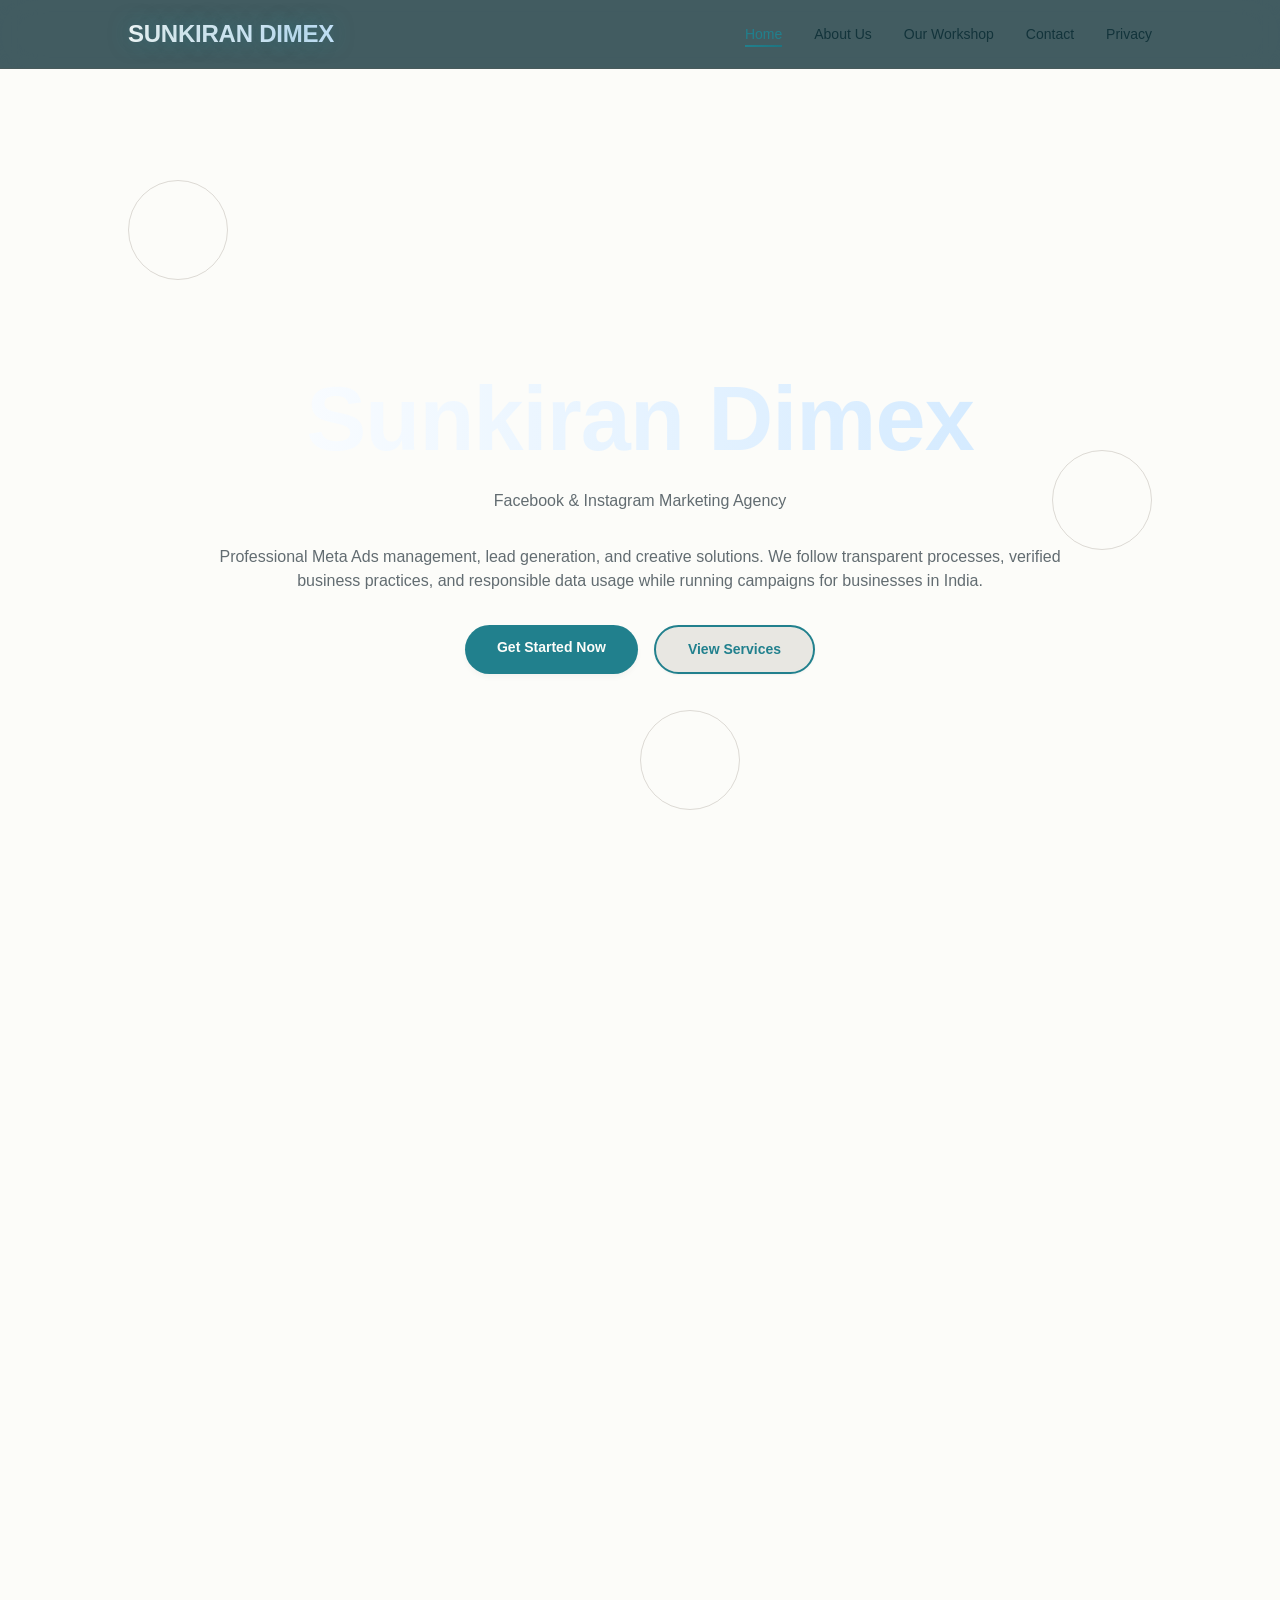
<file: index.html>
<!DOCTYPE html>
<html lang="en">
<head>
    <meta charset="UTF-8">
    <meta name="viewport" content="width=device-width, initial-scale=1.0">
    <meta name="description" content="Sunkiran Dimex - Professional Facebook & Instagram Marketing Agency in Pimpri-Chinchwad, Maharashtra">
    <meta name="keywords" content="Meta Ads, Facebook Ads, Instagram Marketing, Digital Marketing, Lead Generation">
    <meta name="author" content="Sunkiran Dimex">
    <meta property="og:title" content="Sunkiran Dimex - Meta Ads Marketing Agency">
    <meta property="og:description" content="Professional Facebook & Instagram Marketing Agency - Transparent, Secure, Compliant">
    <meta property="og:type" content="website">
    <title>Sunkiran Dimex - Meta Ads & Instagram Marketing Agency</title>

    <link rel="icon" href="data:image/svg+xml,%3Csvg xmlns='http://www.w3.org/2000/svg' viewBox='0 0 32 32'%3E%3Crect width='32' height='32' rx='7' fill='%2321808d'/%3E%3Ctext x='16' y='22' font-family='Arial,sans-serif' font-size='15' font-weight='bold' fill='%23ffffff' text-anchor='middle'%3ESD%3C/text%3E%3C/svg%3E">
    <link rel="stylesheet" href="styles.css?v=3">
</head>
<body class="homepage">

<!-- 3D CANVAS -->
<canvas id="canvas-bg"></canvas>
<div class="fallback-bg"></div>

<!-- PARTICLES -->
<div class="particle particle-1"></div>
<div class="particle particle-2"></div>
<div class="particle particle-3"></div>

<!-- ================= NAVBAR ================= -->
<nav>
    <div class="nav-container">
        <a class="logo" href="index.html">SUNKIRAN DIMEX</a>

        <button class="mobile-menu" type="button" aria-label="Toggle navigation menu" aria-expanded="false" aria-controls="primary-nav">
            <span></span>
            <span></span>
            <span></span>
        </button>

        <ul class="nav-links" id="primary-nav">
            <li><a href="index.html" class="active" aria-current="page">Home</a></li>
            <li><a href="about.html">About Us</a></li>
            <li><a href="workshop.html">Our Workshop</a></li>
            <li><a href="contact.html">Contact</a></li>
            <li><a href="privacy.html">Privacy</a></li>
        </ul>
    </div>
</nav>
<!-- =============== NAVBAR END =============== -->

<!-- HOME PAGE -->
<div id="home" class="page-section active">
    <div class="hero">
        <div class="hero-content">
            <h1>Sunkiran Dimex</h1>
            <p>Facebook &amp; Instagram Marketing Agency</p>
            <p>
                Professional Meta Ads management, lead generation, and creative solutions. We follow transparent processes, verified business practices, and responsible data usage while running campaigns for businesses in India.
            </p>
            <div class="cta-buttons">
                <a class="btn btn-primary" href="contact.html">Get Started Now</a>
                <a class="btn btn-secondary" href="services.html">View Services</a>
            </div>
        </div>
    </div>

    <!-- SERVICES PREVIEW -->
    <section class="services">
        <h2 class="section-title">Our Services</h2>
        <div class="services-grid">
            <div class="service-card">
                <div class="service-icon">📱</div>
                <h3>Meta Ads Management</h3>
                <p>Professional Facebook and Instagram campaign setup, monitoring, and optimization for maximum ROI.</p>
            </div>
            <div class="service-card">
                <div class="service-icon">🎯</div>
                <h3>Audience Targeting</h3>
                <p>Precision targeting to reach your ideal customers with demographic, behavioral, and interest-based strategies.</p>
            </div>
            <div class="service-card">
                <div class="service-icon">✨</div>
                <h3>Creative Development</h3>
                <p>Compelling ad creatives and copy that capture attention and drive conversions on Meta platforms.</p>
            </div>
            <div class="service-card">
                <div class="service-icon">📊</div>
                <h3>Lead Generation</h3>
                <p>Strategic campaigns designed to capture, qualify, and nurture high-quality leads for your business.</p>
            </div>
            <div class="service-card">
                <div class="service-icon">📈</div>
                <h3>Campaign Tracking</h3>
                <p>Real-time analytics, detailed reports, and performance metrics to measure campaign success.</p>
            </div>
            <div class="service-card">
                <div class="service-icon">🤝</div>
                <h3>Marketing Support</h3>
                <p>Dedicated 24-48 hour support for campaign troubleshooting, strategy adjustments, and optimization.</p>
            </div>
        </div>
    </section>

    <!-- ================= MEET OUR FOUNDER ================= -->
    <section class="founder">
        <h2 class="section-title">Meet Our Founder</h2>
        <div class="founder-divider"></div>

        <div class="founder-profile">
            <div class="founder-photo">
                <img src="ks.png" alt="Kiran Hajare, Founder of Sunkiran Dimex" loading="lazy" width="1350" height="1370">
            </div>

            <div class="founder-info">
                <h3 class="founder-name">Kiran Hajare</h3>
                <p class="founder-role">Meta Ads &amp; Customer Acquisition Expert</p>
                <p class="founder-bio">
                    Founder of Sunkiran Dimex. Kiran helps business owners build predictable customer acquisition systems on Facebook and Instagram — with transparent processes, compliant setups, and measurable results.
                </p>
            </div>
        </div>

        <div class="founder-stats">
            <div class="founder-stat">
                <div class="founder-stat-top">
                    <div class="founder-stat-number">6</div>
                    <div class="founder-stat-icon" aria-hidden="true">
                        <svg viewBox="0 0 24 24"><circle cx="12" cy="12" r="8"/><circle cx="12" cy="12" r="3"/><path d="M12 2v2M12 20v2M2 12h2M20 12h2"/></svg>
                    </div>
                </div>
                <p class="founder-stat-label">Years of experience in Meta Ads &amp; customer system coaching</p>
            </div>

            <div class="founder-stat">
                <div class="founder-stat-top">
                    <div class="founder-stat-number">75,000+</div>
                    <div class="founder-stat-icon" aria-hidden="true">
                        <svg viewBox="0 0 24 24"><path d="M16 19v-1a4 4 0 0 0-4-4H6a4 4 0 0 0-4 4v1"/><circle cx="9" cy="7" r="3.2"/><path d="M22 19v-1a4 4 0 0 0-3-3.87"/><path d="M16.5 4.13a4 4 0 0 1 0 5.74"/></svg>
                    </div>
                </div>
                <p class="founder-stat-label">Business owners taught a predictable sales system</p>
            </div>

            <div class="founder-stat">
                <div class="founder-stat-top">
                    <div class="founder-stat-number"><span class="founder-stat-star" aria-hidden="true">★</span>4.9</div>
                    <div class="founder-stat-icon" aria-hidden="true">
                        <svg viewBox="0 0 24 24"><path d="M12 3.5l2.6 5.3 5.9.86-4.25 4.14 1 5.86L12 16.9l-5.25 2.76 1-5.86L3.5 9.66l5.9-.86z"/></svg>
                    </div>
                </div>
                <p class="founder-stat-label">Average customer satisfaction rating</p>
            </div>

            <div class="founder-stat">
                <div class="founder-stat-top">
                    <div class="founder-stat-number">1,000+</div>
                    <div class="founder-stat-icon" aria-hidden="true">
                        <svg viewBox="0 0 24 24"><path d="M3 10v4a1 1 0 0 0 1 1h3l7 4V5L7 9H4a1 1 0 0 0-1 1z"/><path d="M17.5 8.5a5 5 0 0 1 0 7"/></svg>
                    </div>
                </div>
                <p class="founder-stat-label">Meta Ads campaigns managed successfully</p>
            </div>

            <div class="founder-stat">
                <div class="founder-stat-top">
                    <div class="founder-stat-number">10,000+</div>
                    <div class="founder-stat-icon" aria-hidden="true">
                        <svg viewBox="0 0 24 24"><rect x="3" y="7" width="18" height="13" rx="2"/><path d="M8 7V5.5A1.5 1.5 0 0 1 9.5 4h5A1.5 1.5 0 0 1 16 5.5V7"/><path d="M3 12h18"/></svg>
                    </div>
                </div>
                <p class="founder-stat-label">Business owners in an active learning community</p>
            </div>

            <div class="founder-stat">
                <div class="founder-stat-top">
                    <div class="founder-stat-number">100+</div>
                    <div class="founder-stat-icon" aria-hidden="true">
                        <svg viewBox="0 0 24 24"><path d="M4 9h16v10a1 1 0 0 1-1 1H5a1 1 0 0 1-1-1V9z"/><path d="M3 9l1.6-4.4A1 1 0 0 1 5.5 4h13a1 1 0 0 1 .9.6L21 9"/><path d="M9 20v-5h6v5"/></svg>
                    </div>
                </div>
                <p class="founder-stat-label">Business niches where campaigns delivered conversions</p>
            </div>

            <div class="founder-stat">
                <div class="founder-stat-top">
                    <div class="founder-stat-number">100%</div>
                    <div class="founder-stat-icon" aria-hidden="true">
                        <svg viewBox="0 0 24 24"><path d="M13 2L4 14h7l-1 8 9-12h-7l1-8z"/></svg>
                    </div>
                </div>
                <p class="founder-stat-label">Practical &amp; actionable funnels and campaign setup</p>
            </div>
        </div>

        <div class="founder-cta">
            <a class="btn btn-primary" href="workshop.html">See Our Workshop</a>
        </div>
    </section>
    <!-- =============== MEET OUR FOUNDER END =============== -->

    <!-- WHY CHOOSE US -->
    <section class="why-choose">
        <h2>Why Choose Sunkiran Dimex?</h2>
        <div class="why-grid">
            <div class="why-item">
                <h3>Transparent Processes</h3>
                <p>Clear communication, detailed reporting, and no hidden strategies. You know exactly what we're doing and why.</p>
            </div>
            <div class="why-item">
                <h3>Secure &amp; Compliant</h3>
                <p>We follow Meta's policies, data handling regulations, and responsible advertising standards.</p>
            </div>
            <div class="why-item">
                <h3>Ethical Advertising</h3>
                <p>We believe in building trust through honest, compliant digital marketing that respects your audience.</p>
            </div>
            <div class="why-item">
                <h3>Expert Team</h3>
                <p>Registered marketing professionals with proven experience in Meta Ads and digital marketing.</p>
            </div>
            <div class="why-item">
                <h3>Proven Results</h3>
                <p>Data-driven strategies focused on improving your online presence and business growth.</p>
            </div>
            <div class="why-item">
                <h3>24-48h Support</h3>
                <p>Quick response times and dedicated support for all your marketing needs and questions.</p>
            </div>
        </div>
    </section>
</div>

<!-- ================= FOOTER ================= -->
<footer>
    <div class="footer-container">
        <div class="footer-grid">
            <div class="footer-section">
                <h3>Sunkiran Dimex</h3>
                <p>Professional Meta Ads &amp; Instagram Marketing Agency based in Pimpri-Chinchwad, Maharashtra.</p>
            </div>

            <div class="footer-section">
                <h3>Quick Links</h3>
                <p><a href="about.html">About Us</a></p>
                <p><a href="workshop.html">Our Workshop</a></p>
                <p><a href="contact.html">Contact</a></p>
            </div>

            <div class="footer-section">
                <h3>Contact</h3>
                <p><a href="tel:+917769017372">+91 7769017372</a></p>
                <p><a href="mailto:hajarekiran210@gmail.com">hajarekiran210@gmail.com</a></p>
                <p>24-48 Hour Support</p>

                <h3>📍 Address</h3>
                <p>
                    Sunkiran Dimex<br>
                    Jaihari Housing Society<br>
                    Nevale Wasti, Near Sane Chowk<br>
                    Chikhali, Pimpri-Chinchwad<br>
                    Maharashtra – 411062<br>
                    India
                </p>
            </div>

            <div class="footer-section">
                <h3>Legal</h3>
                <p><a href="index.html">Home</a></p>
                <p><a href="privacy.html">Privacy Policy</a></p>
                <p><a href="terms.html">Terms &amp; Conditions</a></p>
                <p><a href="refund.html">Refund Policy</a></p>
            </div>
        </div>

        <div class="footer-bottom">
            <p>&copy; 2025 Sunkiran Dimex. All rights reserved. | Transparent • Secure • Compliant</p>
        </div>
    </div>
</footer>
<!-- =============== FOOTER END =============== -->

<script src="script.js?v=3"></script>

</body>
</html>
</file>
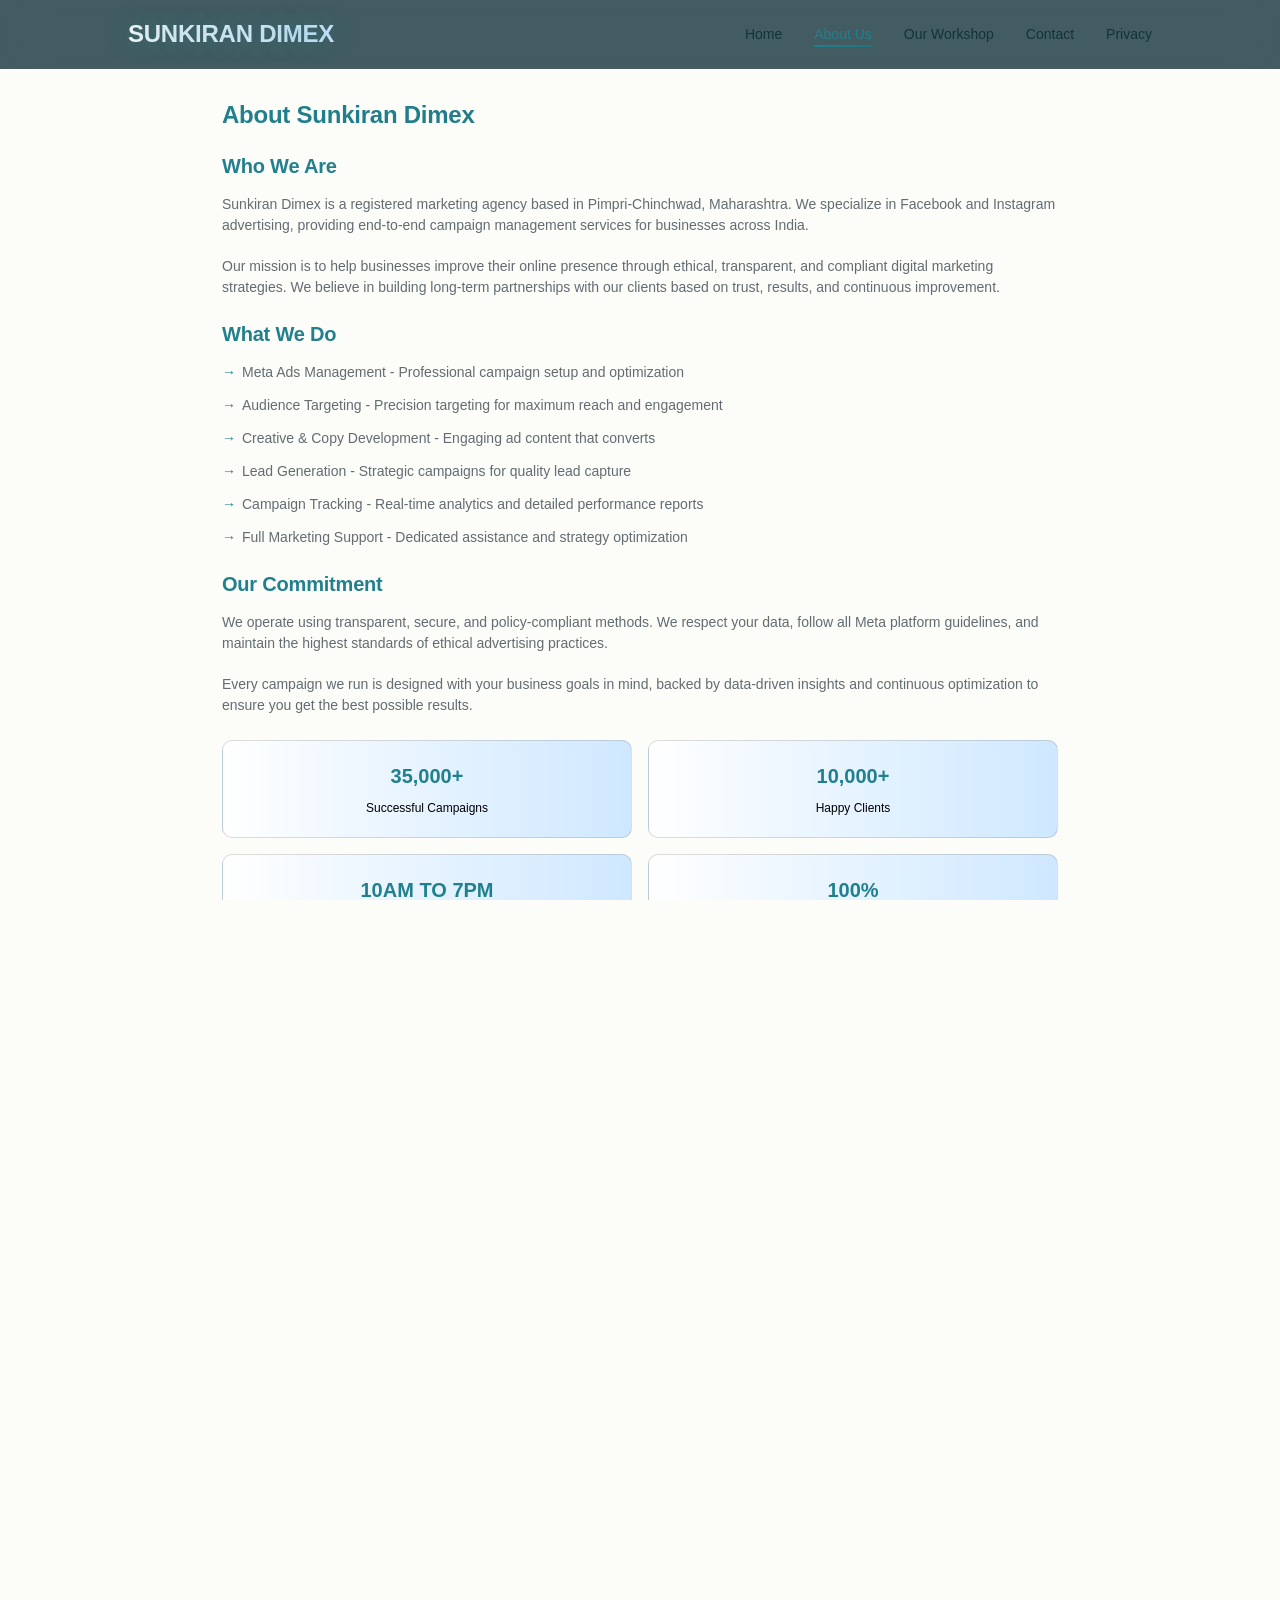
<file: about.html>
<!DOCTYPE html>
<html lang="en">
<head>
    <meta charset="UTF-8">
    <meta name="viewport" content="width=device-width, initial-scale=1.0">
    <meta name="description" content="About Sunkiran Dimex - a registered Meta Ads marketing agency in Pimpri-Chinchwad, Maharashtra">
    <title>About Us | Sunkiran Dimex</title>

    <link rel="icon" href="data:image/svg+xml,%3Csvg xmlns='http://www.w3.org/2000/svg' viewBox='0 0 32 32'%3E%3Crect width='32' height='32' rx='7' fill='%2321808d'/%3E%3Ctext x='16' y='22' font-family='Arial,sans-serif' font-size='15' font-weight='bold' fill='%23ffffff' text-anchor='middle'%3ESD%3C/text%3E%3C/svg%3E">
    <link rel="stylesheet" href="styles.css?v=3">
    <script src="script.js?v=3" defer></script>
</head>
<body>

<!-- ================= NAVBAR ================= -->
<nav>
    <div class="nav-container">
        <a class="logo" href="index.html">SUNKIRAN DIMEX</a>

        <button class="mobile-menu" type="button" aria-label="Toggle navigation menu" aria-expanded="false" aria-controls="primary-nav">
            <span></span>
            <span></span>
            <span></span>
        </button>

        <ul class="nav-links" id="primary-nav">
            <li><a href="index.html">Home</a></li>
            <li><a href="about.html" class="active" aria-current="page">About Us</a></li>
            <li><a href="workshop.html">Our Workshop</a></li>
            <li><a href="contact.html">Contact</a></li>
            <li><a href="privacy.html">Privacy</a></li>
        </ul>
    </div>
</nav>
<!-- =============== NAVBAR END =============== -->


<div id="about" class="page-section">
    <div class="content-page">
        <h1>About Sunkiran Dimex</h1>

        <h2>Who We Are</h2>
        <p>Sunkiran Dimex is a registered marketing agency based in Pimpri-Chinchwad, Maharashtra. We specialize in Facebook and Instagram advertising, providing end-to-end campaign management services for businesses across India.</p>

        <p>Our mission is to help businesses improve their online presence through ethical, transparent, and compliant digital marketing strategies. We believe in building long-term partnerships with our clients based on trust, results, and continuous improvement.</p>

        <h2>What We Do</h2>
        <ul>
            <li>Meta Ads Management - Professional campaign setup and optimization</li>
            <li>Audience Targeting - Precision targeting for maximum reach and engagement</li>
            <li>Creative &amp; Copy Development - Engaging ad content that converts</li>
            <li>Lead Generation - Strategic campaigns for quality lead capture</li>
            <li>Campaign Tracking - Real-time analytics and detailed performance reports</li>
            <li>Full Marketing Support - Dedicated assistance and strategy optimization</li>
        </ul>

        <h2>Our Commitment</h2>
        <p>We operate using transparent, secure, and policy-compliant methods. We respect your data, follow all Meta platform guidelines, and maintain the highest standards of ethical advertising practices.</p>

        <p>Every campaign we run is designed with your business goals in mind, backed by data-driven insights and continuous optimization to ensure you get the best possible results.</p>

        <div class="about-stats">
            <div class="stat">
                <div class="stat-number">35,000+</div>
                <div class="stat-label">Successful Campaigns</div>
            </div>

            <div class="stat">
                <div class="stat-number">10,000+</div>
                <div class="stat-label">Happy Clients</div>
            </div>

            <div class="stat">
                <div class="stat-number">10AM TO 7PM</div>
                <div class="stat-number">Monday to Saturday</div>
                <div class="stat-label">Support Available</div>
            </div>

            <div class="stat">
                <div class="stat-number">100%</div>
                <div class="stat-label">Compliance Rate</div>
            </div>
        </div>

        <div style="margin-top: 3rem; text-align: center;">
            <a class="btn btn-primary" href="contact.html">Talk To Our Team</a>
        </div>
    </div>
</div>

<!-- ================= FOOTER ================= -->
<footer>
    <div class="footer-container">
        <div class="footer-grid">
            <div class="footer-section">
                <h3>Sunkiran Dimex</h3>
                <p>Professional Meta Ads &amp; Instagram Marketing Agency based in Pimpri-Chinchwad, Maharashtra.</p>
            </div>

            <div class="footer-section">
                <h3>Quick Links</h3>
                <p><a href="about.html">About Us</a></p>
                <p><a href="workshop.html">Our Workshop</a></p>
                <p><a href="contact.html">Contact</a></p>
            </div>

            <div class="footer-section">
                <h3>Contact</h3>
                <p><a href="tel:+917769017372">+91 7769017372</a></p>
                <p><a href="mailto:hajarekiran210@gmail.com">hajarekiran210@gmail.com</a></p>
                <p>24-48 Hour Support</p>

                <h3>📍 Address</h3>
                <p>
                    Sunkiran Dimex<br>
                    Jaihari Housing Society<br>
                    Nevale Wasti, Near Sane Chowk<br>
                    Chikhali, Pimpri-Chinchwad<br>
                    Maharashtra – 411062<br>
                    India
                </p>
            </div>

            <div class="footer-section">
                <h3>Legal</h3>
                <p><a href="index.html">Home</a></p>
                <p><a href="privacy.html">Privacy Policy</a></p>
                <p><a href="terms.html">Terms &amp; Conditions</a></p>
                <p><a href="refund.html">Refund Policy</a></p>
            </div>
        </div>

        <div class="footer-bottom">
            <p>&copy; 2025 Sunkiran Dimex. All rights reserved. | Transparent • Secure • Compliant</p>
        </div>
    </div>
</footer>
<!-- =============== FOOTER END =============== -->

</body>
</html>
</file>
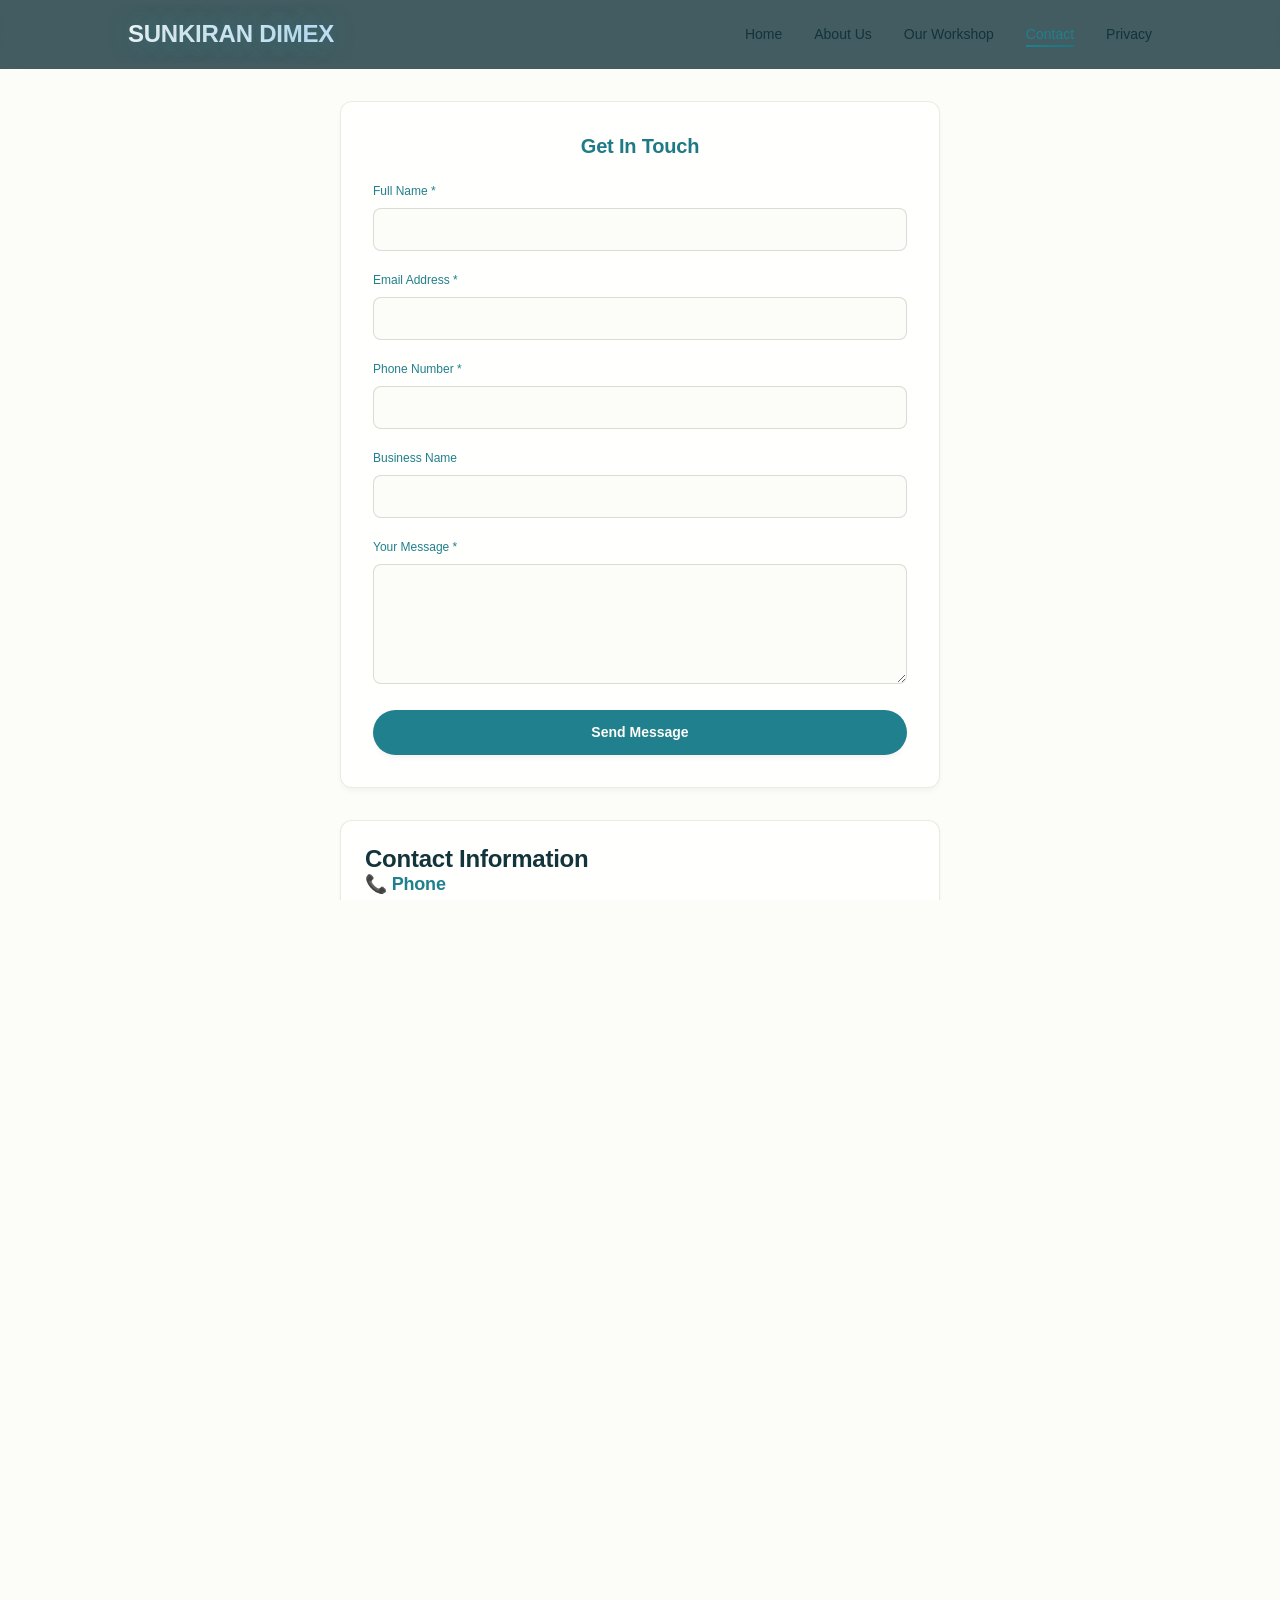
<file: contact.html>
<!DOCTYPE html>
<html lang="en">
<head>
    <meta charset="UTF-8">
    <meta name="viewport" content="width=device-width, initial-scale=1.0">
    <meta name="description" content="Contact Sunkiran Dimex - Meta Ads & Instagram marketing agency in Pimpri-Chinchwad, Maharashtra">
    <title>Contact Us | Sunkiran Dimex</title>

    <link rel="icon" href="data:image/svg+xml,%3Csvg xmlns='http://www.w3.org/2000/svg' viewBox='0 0 32 32'%3E%3Crect width='32' height='32' rx='7' fill='%2321808d'/%3E%3Ctext x='16' y='22' font-family='Arial,sans-serif' font-size='15' font-weight='bold' fill='%23ffffff' text-anchor='middle'%3ESD%3C/text%3E%3C/svg%3E">
    <link rel="stylesheet" href="styles.css?v=3">
    <script src="script.js?v=3" defer></script>
</head>
<body>

<!-- ================= NAVBAR ================= -->
<nav>
    <div class="nav-container">
        <a class="logo" href="index.html">SUNKIRAN DIMEX</a>

        <button class="mobile-menu" type="button" aria-label="Toggle navigation menu" aria-expanded="false" aria-controls="primary-nav">
            <span></span>
            <span></span>
            <span></span>
        </button>

        <ul class="nav-links" id="primary-nav">
            <li><a href="index.html">Home</a></li>
            <li><a href="about.html">About Us</a></li>
            <li><a href="workshop.html">Our Workshop</a></li>
            <li><a href="contact.html" class="active" aria-current="page">Contact</a></li>
            <li><a href="privacy.html">Privacy</a></li>
        </ul>
    </div>
</nav>
<!-- =============== NAVBAR END =============== -->


<div id="contact" class="page-section">
    <div class="contact-form">
        <h2>Get In Touch</h2>

        <form id="contactForm" onsubmit="handleSubmit(event)">
            <div class="form-group">
                <label for="name">Full Name *</label>
                <input type="text" id="name" name="name" required>
            </div>

            <div class="form-group">
                <label for="email">Email Address *</label>
                <input type="email" id="email" name="email" required>
            </div>

            <div class="form-group">
                <label for="phone">Phone Number *</label>
                <input type="tel" id="phone" name="phone" required>
            </div>

            <div class="form-group">
                <label for="business">Business Name</label>
                <input type="text" id="business" name="business">
            </div>

            <div class="form-group">
                <label for="message">Your Message *</label>
                <textarea id="message" name="message" required></textarea>
            </div>

            <button type="submit" class="btn btn-primary" style="width: 100%;">Send Message</button>
        </form>
    </div>

    <div class="contact-info">
        <h2>Contact Information</h2>

        <h3>📞 Phone</h3>
        <p><a href="tel:+917769017372">+91 7769017372</a></p>

        <h3>📧 Email</h3>
        <p><a href="mailto:hajarekiran210@gmail.com">hajarekiran210@gmail.com</a></p>

        <h3>📍 Address</h3>
        <p>
            Sunkiran Dimex<br>
            Jaihari Housing Society<br>
            Nevale Wasti, Near Sane Chowk<br>
            Chikhali, Pimpri-Chinchwad<br>
            Maharashtra – 411062<br>
            India
        </p>

        <h3>⏱️ Support Response Time</h3>
        <p>24–48 hours</p>
    </div>
</div>

<!-- ================= FOOTER ================= -->
<footer>
    <div class="footer-container">
        <div class="footer-grid">
            <div class="footer-section">
                <h3>Sunkiran Dimex</h3>
                <p>Professional Meta Ads &amp; Instagram Marketing Agency based in Pimpri-Chinchwad, Maharashtra.</p>
            </div>

            <div class="footer-section">
                <h3>Quick Links</h3>
                <p><a href="about.html">About Us</a></p>
                <p><a href="workshop.html">Our Workshop</a></p>
                <p><a href="contact.html">Contact</a></p>
            </div>

            <div class="footer-section">
                <h3>Contact</h3>
                <p><a href="tel:+917769017372">+91 7769017372</a></p>
                <p><a href="mailto:hajarekiran210@gmail.com">hajarekiran210@gmail.com</a></p>
                <p>24-48 Hour Support</p>

                <h3>📍 Address</h3>
                <p>
                    Sunkiran Dimex<br>
                    Jaihari Housing Society<br>
                    Nevale Wasti, Near Sane Chowk<br>
                    Chikhali, Pimpri-Chinchwad<br>
                    Maharashtra – 411062<br>
                    India
                </p>
            </div>

            <div class="footer-section">
                <h3>Legal</h3>
                <p><a href="index.html">Home</a></p>
                <p><a href="privacy.html">Privacy Policy</a></p>
                <p><a href="terms.html">Terms &amp; Conditions</a></p>
                <p><a href="refund.html">Refund Policy</a></p>
            </div>
        </div>

        <div class="footer-bottom">
            <p>&copy; 2025 Sunkiran Dimex. All rights reserved. | Transparent • Secure • Compliant</p>
        </div>
    </div>
</footer>
<!-- =============== FOOTER END =============== -->

</body>
</html>
</file>
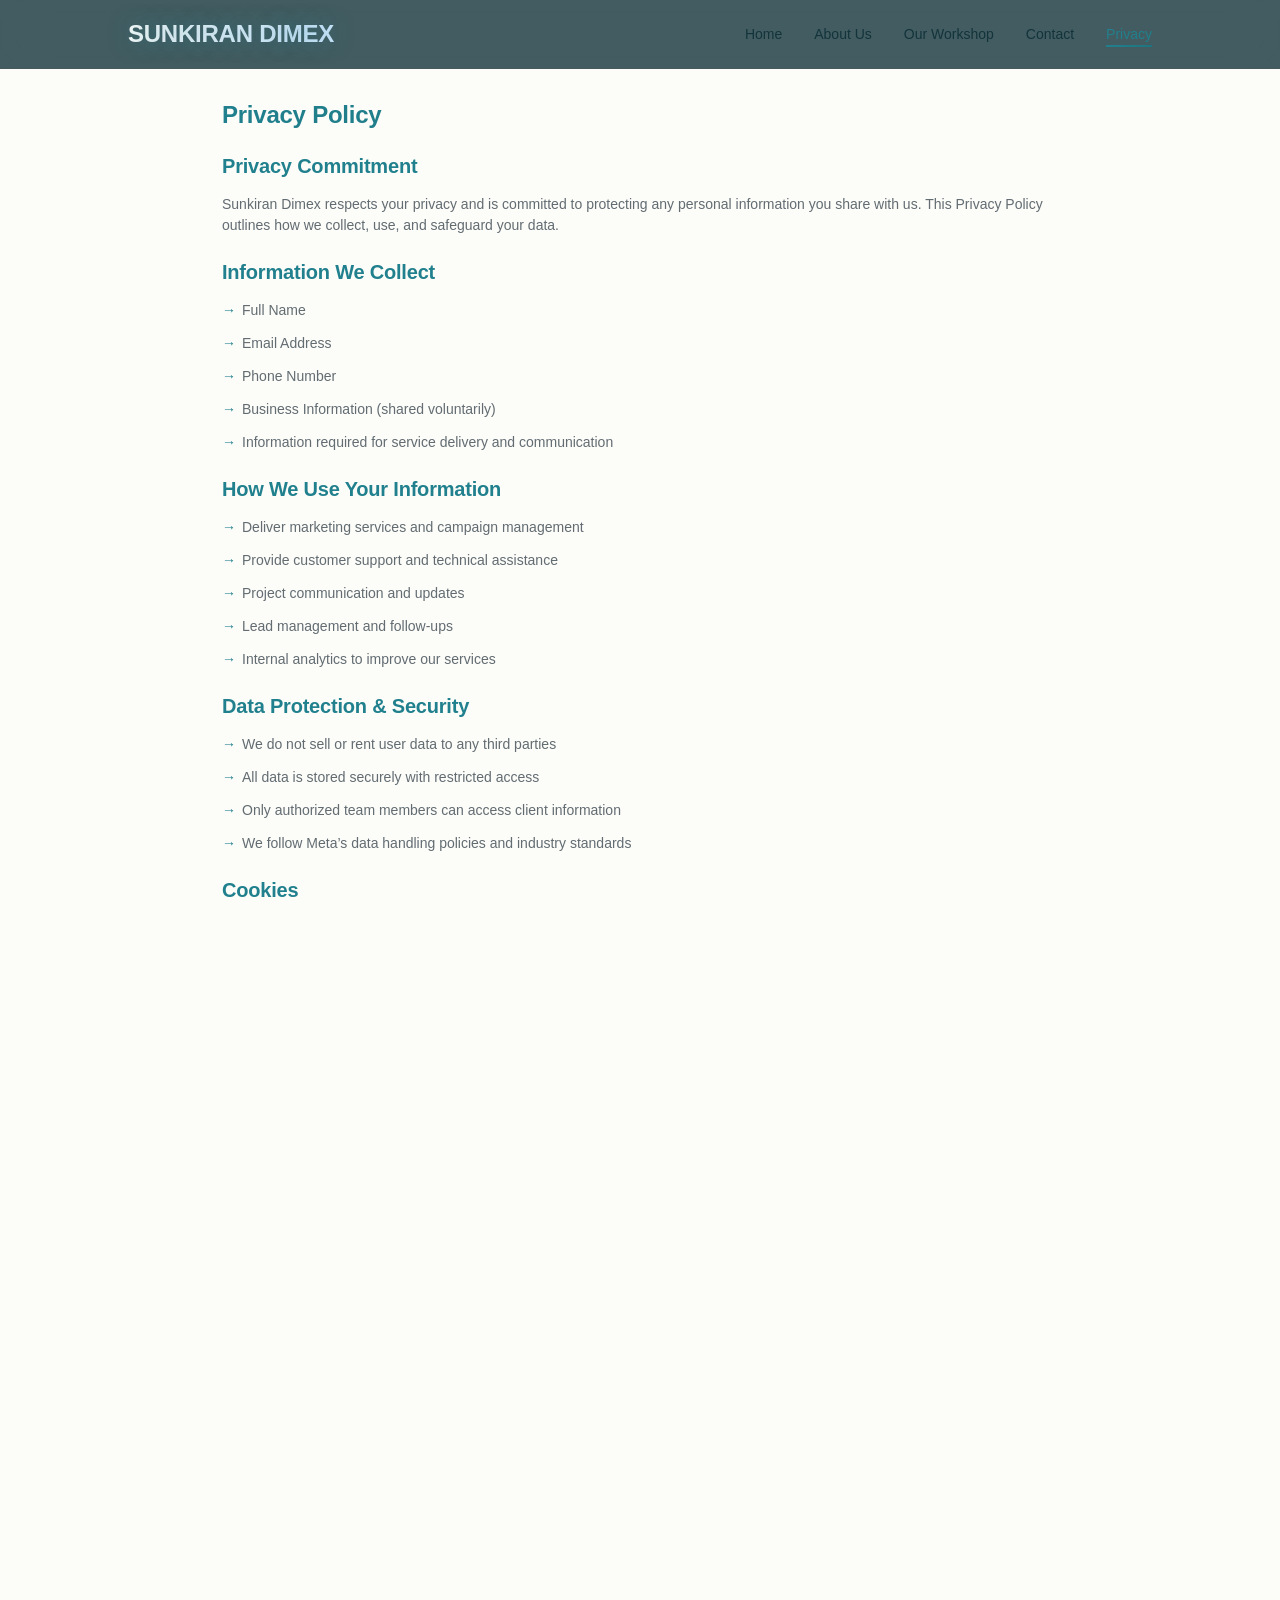
<file: privacy.html>
<!DOCTYPE html>
<html lang="en">
<head>
    <meta charset="UTF-8">
    <meta name="viewport" content="width=device-width, initial-scale=1.0">
    <meta name="description" content="Privacy Policy - how Sunkiran Dimex collects, uses and protects your data">
    <meta name="author" content="Sunkiran Dimex">
    <meta property="og:title" content="Privacy Policy | Sunkiran Dimex">
    <meta property="og:description" content="How Sunkiran Dimex collects, uses and protects your data">
    <meta property="og:type" content="website">
    <title>Privacy Policy | Sunkiran Dimex</title>

    <link rel="icon" href="data:image/svg+xml,%3Csvg xmlns='http://www.w3.org/2000/svg' viewBox='0 0 32 32'%3E%3Crect width='32' height='32' rx='7' fill='%2321808d'/%3E%3Ctext x='16' y='22' font-family='Arial,sans-serif' font-size='15' font-weight='bold' fill='%23ffffff' text-anchor='middle'%3ESD%3C/text%3E%3C/svg%3E">
    <link rel="stylesheet" href="styles.css?v=3">
    <script src="script.js?v=3" defer></script>
</head>
<body>

<!-- ================= NAVBAR ================= -->
<nav>
    <div class="nav-container">
        <a class="logo" href="index.html">SUNKIRAN DIMEX</a>

        <button class="mobile-menu" type="button" aria-label="Toggle navigation menu" aria-expanded="false" aria-controls="primary-nav">
            <span></span>
            <span></span>
            <span></span>
        </button>

        <ul class="nav-links" id="primary-nav">
            <li><a href="index.html">Home</a></li>
            <li><a href="about.html">About Us</a></li>
            <li><a href="workshop.html">Our Workshop</a></li>
            <li><a href="contact.html">Contact</a></li>
            <li><a href="privacy.html" class="active" aria-current="page">Privacy</a></li>
        </ul>
    </div>
</nav>
<!-- =============== NAVBAR END =============== -->


<div id="privacy" class="page-section">
    <div class="content-page">
        <h1>Privacy Policy</h1>

        <h2>Privacy Commitment</h2>
        <p>
            Sunkiran Dimex respects your privacy and is committed to protecting any personal information you share with us.
            This Privacy Policy outlines how we collect, use, and safeguard your data.
        </p>

        <h2>Information We Collect</h2>
        <ul>
            <li>Full Name</li>
            <li>Email Address</li>
            <li>Phone Number</li>
            <li>Business Information (shared voluntarily)</li>
            <li>Information required for service delivery and communication</li>
        </ul>

        <h2>How We Use Your Information</h2>
        <ul>
            <li>Deliver marketing services and campaign management</li>
            <li>Provide customer support and technical assistance</li>
            <li>Project communication and updates</li>
            <li>Lead management and follow-ups</li>
            <li>Internal analytics to improve our services</li>
        </ul>

        <h2>Data Protection &amp; Security</h2>
        <ul>
            <li>We do not sell or rent user data to any third parties</li>
            <li>All data is stored securely with restricted access</li>
            <li>Only authorized team members can access client information</li>
            <li>We follow Meta’s data handling policies and industry standards</li>
        </ul>

        <h2>Cookies</h2>
        <p>
            Our website may use cookies to enhance analytics and user experience.
            These cookies help us understand how visitors use our site and improve our services.
        </p>

        <h2>Your Rights</h2>
        <ul>
            <li>You may request data deletion or modification at any time</li>
            <li>Contact us at <a href="mailto:hajarekiran210@gmail.com">hajarekiran210@gmail.com</a> for data-related requests</li>
            <li>We will respond within 24–48 hours</li>
        </ul>

        <h2>Policy Changes</h2>
        <p>
            We reserve the right to update this Privacy Policy at any time.
            Changes will be effective immediately upon posting on our website.
            Please review this policy periodically for updates.
        </p>
    </div>
</div>

<!-- ================= FOOTER ================= -->
<footer>
    <div class="footer-container">
        <div class="footer-grid">
            <div class="footer-section">
                <h3>Sunkiran Dimex</h3>
                <p>Professional Meta Ads &amp; Instagram Marketing Agency based in Pimpri-Chinchwad, Maharashtra.</p>
            </div>

            <div class="footer-section">
                <h3>Quick Links</h3>
                <p><a href="about.html">About Us</a></p>
                <p><a href="workshop.html">Our Workshop</a></p>
                <p><a href="contact.html">Contact</a></p>
            </div>

            <div class="footer-section">
                <h3>Contact</h3>
                <p><a href="tel:+917769017372">+91 7769017372</a></p>
                <p><a href="mailto:hajarekiran210@gmail.com">hajarekiran210@gmail.com</a></p>
                <p>24-48 Hour Support</p>

                <h3>📍 Address</h3>
                <p>
                    Sunkiran Dimex<br>
                    Jaihari Housing Society<br>
                    Nevale Wasti, Near Sane Chowk<br>
                    Chikhali, Pimpri-Chinchwad<br>
                    Maharashtra – 411062<br>
                    India
                </p>
            </div>

            <div class="footer-section">
                <h3>Legal</h3>
                <p><a href="index.html">Home</a></p>
                <p><a href="privacy.html">Privacy Policy</a></p>
                <p><a href="terms.html">Terms &amp; Conditions</a></p>
                <p><a href="refund.html">Refund Policy</a></p>
            </div>
        </div>

        <div class="footer-bottom">
            <p>&copy; 2025 Sunkiran Dimex. All rights reserved. | Transparent • Secure • Compliant</p>
        </div>
    </div>
</footer>
<!-- =============== FOOTER END =============== -->

</body>
</html>
</file>
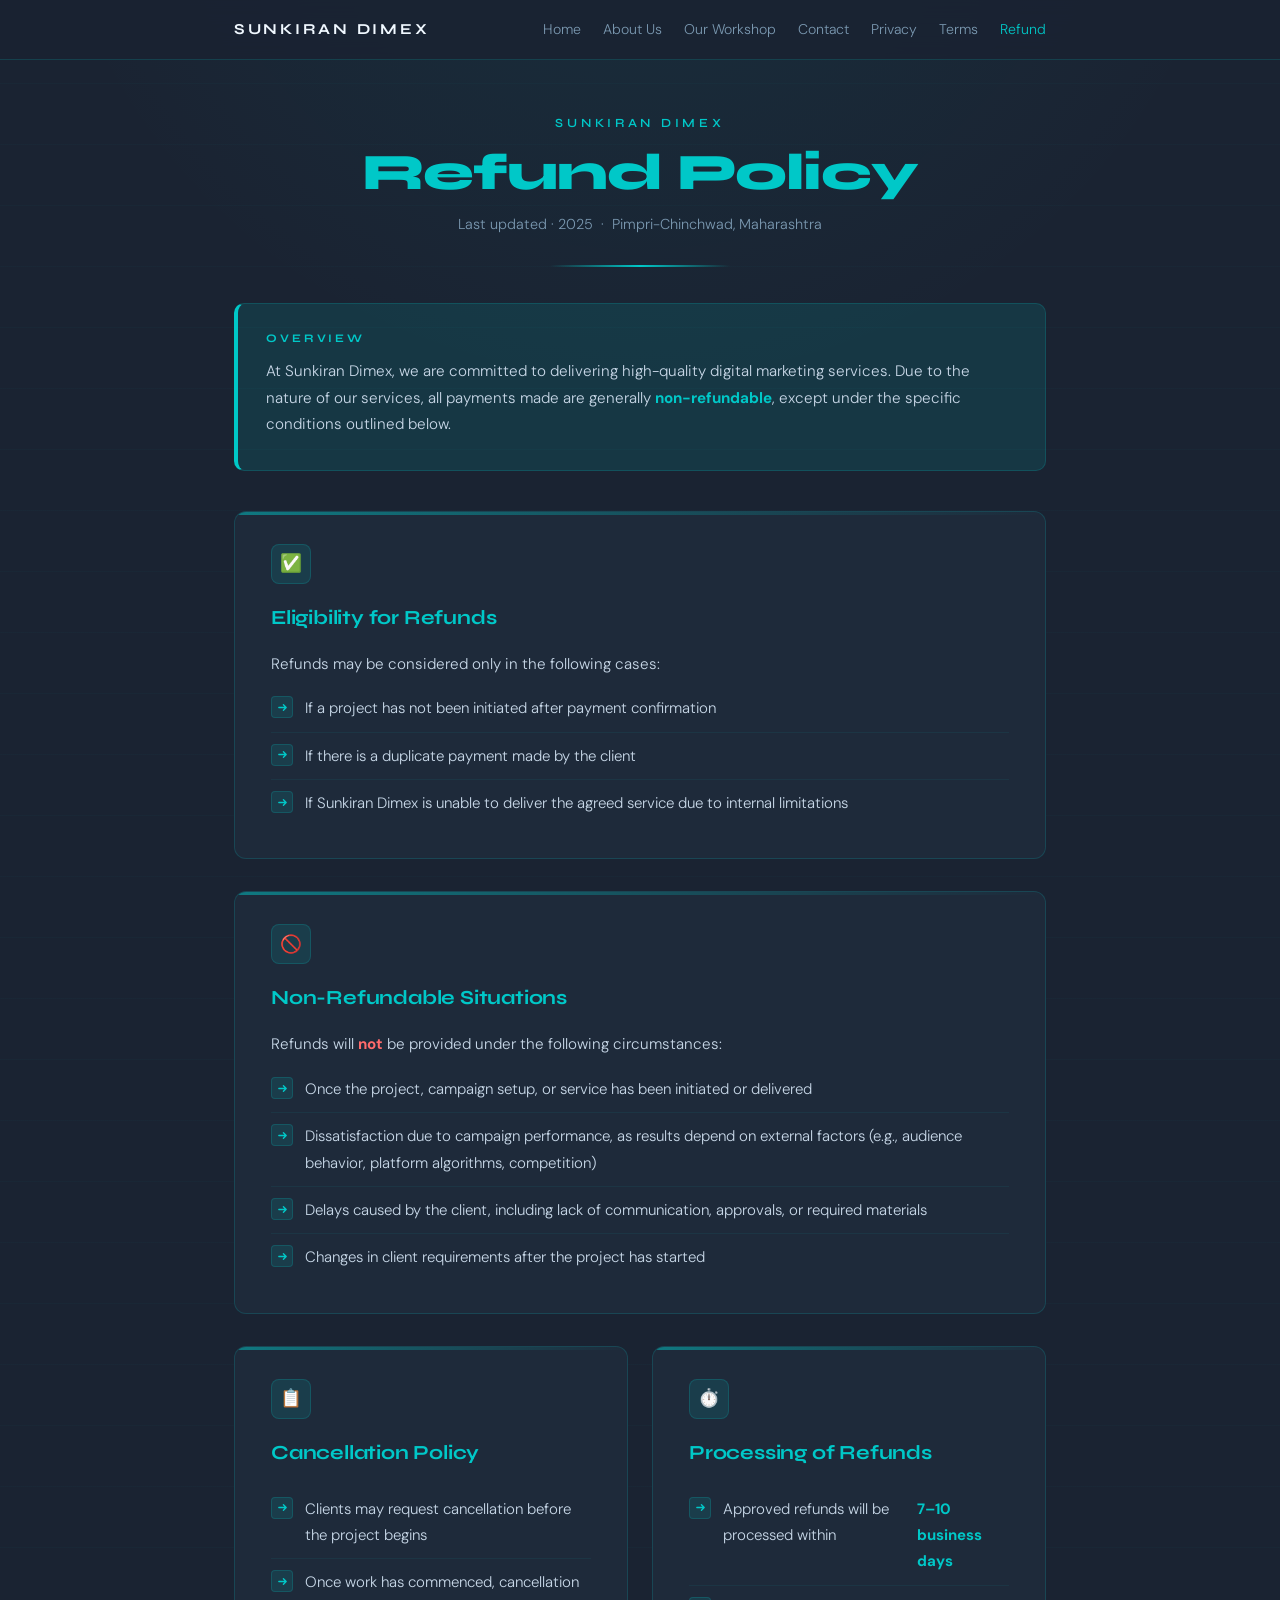
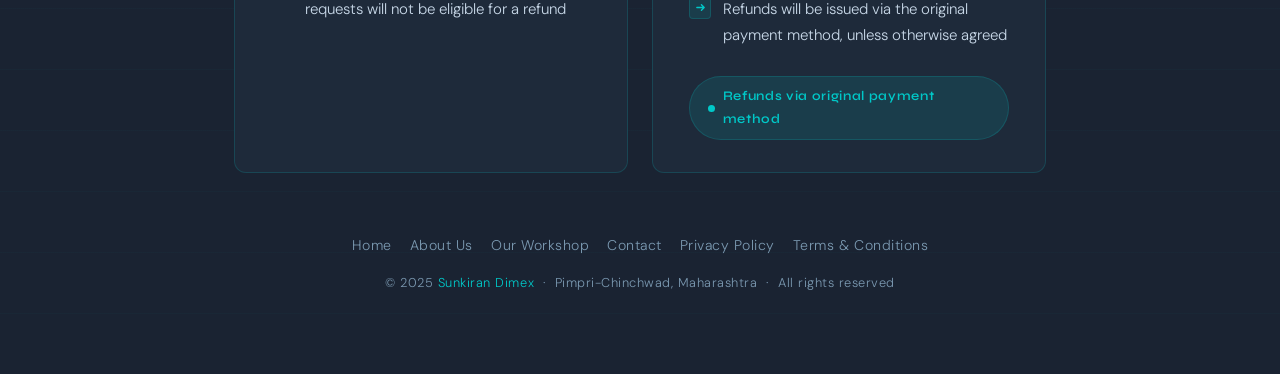
<file: refund.html>
<!DOCTYPE html>
<html lang="en">
<head>
  <meta charset="UTF-8" />
  <meta name="viewport" content="width=device-width, initial-scale=1.0"/>
  <title>Refund Policy – Sunkiran Dimex</title>
  <link rel="icon" href="data:image/svg+xml,%3Csvg xmlns='http://www.w3.org/2000/svg' viewBox='0 0 32 32'%3E%3Crect width='32' height='32' rx='7' fill='%2321808d'/%3E%3Ctext x='16' y='22' font-family='Arial,sans-serif' font-size='15' font-weight='bold' fill='%23ffffff' text-anchor='middle'%3ESD%3C/text%3E%3C/svg%3E"/>
  <link href="https://fonts.googleapis.com/css2?family=Syne:wght@400;600;700;800&family=DM+Sans:wght@300;400;500&display=swap" rel="stylesheet"/>
  <style>
    :root {
      --bg: #1a2332;
      --bg-card: #1e2a3a;
      --bg-card2: #223040;
      --accent: #00c8c8;
      --accent-dim: rgba(0,200,200,0.12);
      --accent-glow: rgba(0,200,200,0.25);
      --text: #c8d8e8;
      --text-muted: #7a98b0;
      --border: rgba(0,200,200,0.18);
      --white: #f0f8ff;
    }

    *, *::before, *::after { box-sizing: border-box; margin: 0; padding: 0; }

    body {
      background-color: var(--bg);
      background-image:
        radial-gradient(ellipse 80% 50% at 50% -10%, rgba(0,200,200,0.08) 0%, transparent 60%),
        repeating-linear-gradient(
          0deg,
          transparent,
          transparent 60px,
          rgba(0,200,200,0.025) 60px,
          rgba(0,200,200,0.025) 61px
        );
      color: var(--text);
      font-family: 'DM Sans', sans-serif;
      font-weight: 300;
      line-height: 1.75;
      min-height: 100vh;
      padding: 0 0 80px;
    }

    /* ── HEADER ── */
    header {
      padding: 52px 0 36px;
      text-align: center;
      position: relative;
      overflow: hidden;
    }
    header::after {
      content: '';
      display: block;
      width: 180px;
      height: 2px;
      background: linear-gradient(90deg, transparent, var(--accent), transparent);
      margin: 28px auto 0;
    }
    .brand {
      font-family: 'Syne', sans-serif;
      font-size: 0.78rem;
      font-weight: 600;
      letter-spacing: 0.3em;
      text-transform: uppercase;
      color: var(--accent);
      margin-bottom: 12px;
      opacity: 0;
      animation: fadeUp 0.6s 0.1s forwards;
    }
    h1 {
      font-family: 'Syne', sans-serif;
      font-size: clamp(2rem, 5vw, 3.2rem);
      font-weight: 800;
      color: var(--accent);
      letter-spacing: -0.02em;
      line-height: 1.1;
      opacity: 0;
      animation: fadeUp 0.6s 0.25s forwards;
    }
    .subtitle {
      font-size: 0.9rem;
      color: var(--text-muted);
      margin-top: 10px;
      opacity: 0;
      animation: fadeUp 0.6s 0.4s forwards;
    }

    /* ── LAYOUT ── */
    .container {
      max-width: 860px;
      margin: 0 auto;
      padding: 0 24px;
    }

    /* ── OVERVIEW BANNER ── */
    .overview {
      background: var(--accent-dim);
      border: 1px solid var(--border);
      border-left: 4px solid var(--accent);
      border-radius: 10px;
      padding: 24px 28px;
      margin-bottom: 40px;
      font-size: 0.97rem;
      color: var(--text);
      opacity: 0;
      animation: fadeUp 0.6s 0.55s forwards;
    }
    .overview-label {
      font-family: 'Syne', sans-serif;
      font-size: 0.72rem;
      font-weight: 700;
      letter-spacing: 0.25em;
      text-transform: uppercase;
      color: var(--accent);
      margin-bottom: 10px;
    }

    /* ── SECTIONS ── */
    .section {
      margin-bottom: 32px;
      background: var(--bg-card);
      border: 1px solid var(--border);
      border-radius: 12px;
      padding: 32px 36px;
      position: relative;
      overflow: hidden;
      opacity: 0;
      transform: translateY(20px);
      transition: box-shadow 0.3s, border-color 0.3s;
    }
    .section:hover {
      box-shadow: 0 0 28px var(--accent-glow);
      border-color: rgba(0,200,200,0.4);
    }
    .section.visible {
      animation: fadeUp 0.55s forwards;
    }
    .section::before {
      content: '';
      position: absolute;
      top: 0; left: 0;
      width: 100%; height: 3px;
      background: linear-gradient(90deg, var(--accent), transparent);
      opacity: 0.5;
    }

    .section-icon {
      width: 40px; height: 40px;
      border-radius: 8px;
      background: var(--accent-dim);
      border: 1px solid var(--border);
      display: flex; align-items: center; justify-content: center;
      font-size: 1.1rem;
      margin-bottom: 16px;
    }

    h2 {
      font-family: 'Syne', sans-serif;
      font-size: 1.25rem;
      font-weight: 700;
      color: var(--accent);
      margin-bottom: 16px;
      letter-spacing: -0.01em;
    }

    p {
      font-size: 0.95rem;
      color: var(--text);
      margin-bottom: 8px;
    }

    /* ── LISTS ── */
    .policy-list {
      list-style: none;
      margin-top: 4px;
    }
    .policy-list li {
      display: flex;
      align-items: flex-start;
      gap: 12px;
      padding: 10px 0;
      border-bottom: 1px solid rgba(0,200,200,0.07);
      font-size: 0.94rem;
      color: var(--text);
    }
    .policy-list li:last-child { border-bottom: none; }
    .policy-list li .arrow {
      flex-shrink: 0;
      width: 22px; height: 22px;
      background: var(--accent-dim);
      border: 1px solid var(--border);
      border-radius: 4px;
      display: flex; align-items: center; justify-content: center;
      margin-top: 1px;
    }
    .arrow svg { width: 11px; height: 11px; fill: var(--accent); }

    /* ── REFUND BADGE ── */
    .refund-badge {
      display: inline-flex;
      align-items: center;
      gap: 8px;
      background: var(--accent-dim);
      border: 1px solid var(--border);
      border-radius: 100px;
      padding: 8px 18px;
      font-family: 'Syne', sans-serif;
      font-size: 0.82rem;
      font-weight: 600;
      color: var(--accent);
      letter-spacing: 0.05em;
      margin-top: 18px;
    }
    .dot { width: 7px; height: 7px; border-radius: 50%; background: var(--accent); animation: pulse 1.8s infinite; }

    /* ── TWO-COL GRID ── */
    .two-col {
      display: grid;
      grid-template-columns: 1fr 1fr;
      gap: 24px;
      margin-bottom: 32px;
      opacity: 0;
    }
    .two-col.visible { animation: fadeUp 0.55s forwards; }
    .two-col .section { margin-bottom: 0; }

    /* ── FOOTER ── */
    footer {
      text-align: center;
      margin-top: 60px;
      font-size: 0.8rem;
      color: var(--text-muted);
      letter-spacing: 0.04em;
    }
    footer span { color: var(--accent); }

    /* ── ANIMATIONS ── */
    @keyframes fadeUp {
      from { opacity: 0; transform: translateY(20px); }
      to   { opacity: 1; transform: translateY(0); }
    }
    @keyframes pulse {
      0%, 100% { opacity: 1; transform: scale(1); }
      50%       { opacity: 0.4; transform: scale(0.85); }
    }

    /* ── SITE NAV ── */
    .page-nav {
      border-bottom: 1px solid var(--border);
      background: rgba(26, 35, 50, 0.85);
      backdrop-filter: blur(12px);
      position: sticky;
      top: 0;
      z-index: 100;
    }
    .page-nav-inner {
      display: flex;
      align-items: center;
      justify-content: space-between;
      gap: 20px;
      flex-wrap: wrap;
      padding-top: 16px;
      padding-bottom: 16px;
    }
    .page-nav-brand {
      font-family: 'Syne', sans-serif;
      font-size: 0.95rem;
      font-weight: 700;
      letter-spacing: 0.18em;
      text-transform: uppercase;
      color: var(--white);
      text-decoration: none;
    }
    .page-nav-links {
      display: flex;
      gap: 22px;
      flex-wrap: wrap;
    }
    .page-nav-links a,
    .site-links a {
      color: var(--text-muted);
      text-decoration: none;
      font-size: 0.88rem;
      transition: color 0.25s;
    }
    .page-nav-links a:hover,
    .page-nav-links a[aria-current="page"],
    .site-links a:hover {
      color: var(--accent);
    }
    .site-links {
      display: flex;
      justify-content: center;
      gap: 18px;
      flex-wrap: wrap;
      margin-bottom: 14px;
    }

    /* ── RESPONSIVE ── */
    @media (max-width: 640px) {
      .two-col { grid-template-columns: 1fr; }
      .section { padding: 24px 20px; }
      .page-nav-inner { justify-content: center; }
    }
  </style>
</head>
<body>

  <nav class="page-nav">
    <div class="container page-nav-inner">
      <a class="page-nav-brand" href="index.html">Sunkiran Dimex</a>
      <div class="page-nav-links">
        <a href="index.html">Home</a>
        <a href="about.html">About Us</a>
        <a href="workshop.html">Our Workshop</a>
        <a href="contact.html">Contact</a>
        <a href="privacy.html">Privacy</a>
        <a href="terms.html">Terms</a>
        <a href="refund.html" aria-current="page">Refund</a>
      </div>
    </div>
  </nav>

  <header>
    <div class="container">
      <p class="brand">Sunkiran Dimex</p>
      <h1>Refund Policy</h1>
      <p class="subtitle">Last updated · 2025 &nbsp;·&nbsp; Pimpri-Chinchwad, Maharashtra</p>
    </div>
  </header>

  <div class="container">

    <!-- Overview -->
    <div class="overview">
      <p class="overview-label">Overview</p>
      <p>At Sunkiran Dimex, we are committed to delivering high-quality digital marketing services. Due to the nature of our services, all payments made are generally <strong style="color:var(--accent)">non-refundable</strong>, except under the specific conditions outlined below.</p>
    </div>

    <!-- Eligibility -->
    <div class="section" id="s1">
      <div class="section-icon">✅</div>
      <h2>Eligibility for Refunds</h2>
      <p>Refunds may be considered only in the following cases:</p>
      <ul class="policy-list">
        <li>
          <span class="arrow"><svg viewBox="0 0 12 12"><path d="M2 6h8M7 3l3 3-3 3"/><style>path{stroke:#00c8c8;stroke-width:1.5;fill:none;stroke-linecap:round;stroke-linejoin:round}</style></svg></span>
          If a project has not been initiated after payment confirmation
        </li>
        <li>
          <span class="arrow"><svg viewBox="0 0 12 12"><path d="M2 6h8M7 3l3 3-3 3"/><style>path{stroke:#00c8c8;stroke-width:1.5;fill:none;stroke-linecap:round;stroke-linejoin:round}</style></svg></span>
          If there is a duplicate payment made by the client
        </li>
        <li>
          <span class="arrow"><svg viewBox="0 0 12 12"><path d="M2 6h8M7 3l3 3-3 3"/><style>path{stroke:#00c8c8;stroke-width:1.5;fill:none;stroke-linecap:round;stroke-linejoin:round}</style></svg></span>
          If Sunkiran Dimex is unable to deliver the agreed service due to internal limitations
        </li>
      </ul>
    </div>

    <!-- Non-Refundable -->
    <div class="section" id="s2">
      <div class="section-icon">🚫</div>
      <h2>Non-Refundable Situations</h2>
      <p>Refunds will <strong style="color:#ff6b6b">not</strong> be provided under the following circumstances:</p>
      <ul class="policy-list">
        <li>
          <span class="arrow"><svg viewBox="0 0 12 12"><path d="M2 6h8M7 3l3 3-3 3"/><style>path{stroke:#00c8c8;stroke-width:1.5;fill:none;stroke-linecap:round;stroke-linejoin:round}</style></svg></span>
          Once the project, campaign setup, or service has been initiated or delivered
        </li>
        <li>
          <span class="arrow"><svg viewBox="0 0 12 12"><path d="M2 6h8M7 3l3 3-3 3"/><style>path{stroke:#00c8c8;stroke-width:1.5;fill:none;stroke-linecap:round;stroke-linejoin:round}</style></svg></span>
          Dissatisfaction due to campaign performance, as results depend on external factors (e.g., audience behavior, platform algorithms, competition)
        </li>
        <li>
          <span class="arrow"><svg viewBox="0 0 12 12"><path d="M2 6h8M7 3l3 3-3 3"/><style>path{stroke:#00c8c8;stroke-width:1.5;fill:none;stroke-linecap:round;stroke-linejoin:round}</style></svg></span>
          Delays caused by the client, including lack of communication, approvals, or required materials
        </li>
        <li>
          <span class="arrow"><svg viewBox="0 0 12 12"><path d="M2 6h8M7 3l3 3-3 3"/><style>path{stroke:#00c8c8;stroke-width:1.5;fill:none;stroke-linecap:round;stroke-linejoin:round}</style></svg></span>
          Changes in client requirements after the project has started
        </li>
      </ul>
    </div>

    <!-- Two-col: Cancellation + Processing -->
    <div class="two-col" id="twocol">
      <div class="section" style="opacity:1;transform:none;">
        <div class="section-icon">📋</div>
        <h2>Cancellation Policy</h2>
        <ul class="policy-list">
          <li>
            <span class="arrow"><svg viewBox="0 0 12 12"><path d="M2 6h8M7 3l3 3-3 3"/><style>path{stroke:#00c8c8;stroke-width:1.5;fill:none;stroke-linecap:round;stroke-linejoin:round}</style></svg></span>
            Clients may request cancellation before the project begins
          </li>
          <li>
            <span class="arrow"><svg viewBox="0 0 12 12"><path d="M2 6h8M7 3l3 3-3 3"/><style>path{stroke:#00c8c8;stroke-width:1.5;fill:none;stroke-linecap:round;stroke-linejoin:round}</style></svg></span>
            Once work has commenced, cancellation requests will not be eligible for a refund
          </li>
        </ul>
      </div>

      <div class="section" style="opacity:1;transform:none;">
        <div class="section-icon">⏱️</div>
        <h2>Processing of Refunds</h2>
        <ul class="policy-list">
          <li>
            <span class="arrow"><svg viewBox="0 0 12 12"><path d="M2 6h8M7 3l3 3-3 3"/><style>path{stroke:#00c8c8;stroke-width:1.5;fill:none;stroke-linecap:round;stroke-linejoin:round}</style></svg></span>
            Approved refunds will be processed within <strong style="color:var(--accent)">7–10 business days</strong>
          </li>
          <li>
            <span class="arrow"><svg viewBox="0 0 12 12"><path d="M2 6h8M7 3l3 3-3 3"/><style>path{stroke:#00c8c8;stroke-width:1.5;fill:none;stroke-linecap:round;stroke-linejoin:round}</style></svg></span>
            Refunds will be issued via the original payment method, unless otherwise agreed
          </li>
        </ul>
        <div class="refund-badge">
          <span class="dot"></span>
          Refunds via original payment method
        </div>
      </div>
    </div>

    <footer>
      <div class="site-links">
        <a href="index.html">Home</a>
        <a href="about.html">About Us</a>
        <a href="workshop.html">Our Workshop</a>
        <a href="contact.html">Contact</a>
        <a href="privacy.html">Privacy Policy</a>
        <a href="terms.html">Terms &amp; Conditions</a>
      </div>
      &copy; 2025 <span>Sunkiran Dimex</span> &nbsp;·&nbsp; Pimpri-Chinchwad, Maharashtra &nbsp;·&nbsp; All rights reserved
    </footer>

  </div>

  <script>
    // Scroll-reveal for sections
    const observer = new IntersectionObserver((entries) => {
      entries.forEach(entry => {
        if (entry.isIntersecting) {
          entry.target.classList.add('visible');
          observer.unobserve(entry.target);
        }
      });
    }, { threshold: 0.12 });

    document.querySelectorAll('#s1, #s2').forEach(el => observer.observe(el));

    // Two-col reveal
    const twoColObs = new IntersectionObserver((entries) => {
      entries.forEach(entry => {
        if (entry.isIntersecting) {
          entry.target.style.animation = 'fadeUp 0.55s forwards';
          twoColObs.unobserve(entry.target);
        }
      });
    }, { threshold: 0.1 });
    document.querySelectorAll('#twocol').forEach(el => twoColObs.observe(el));
  </script>

</body>
</html>
</file>
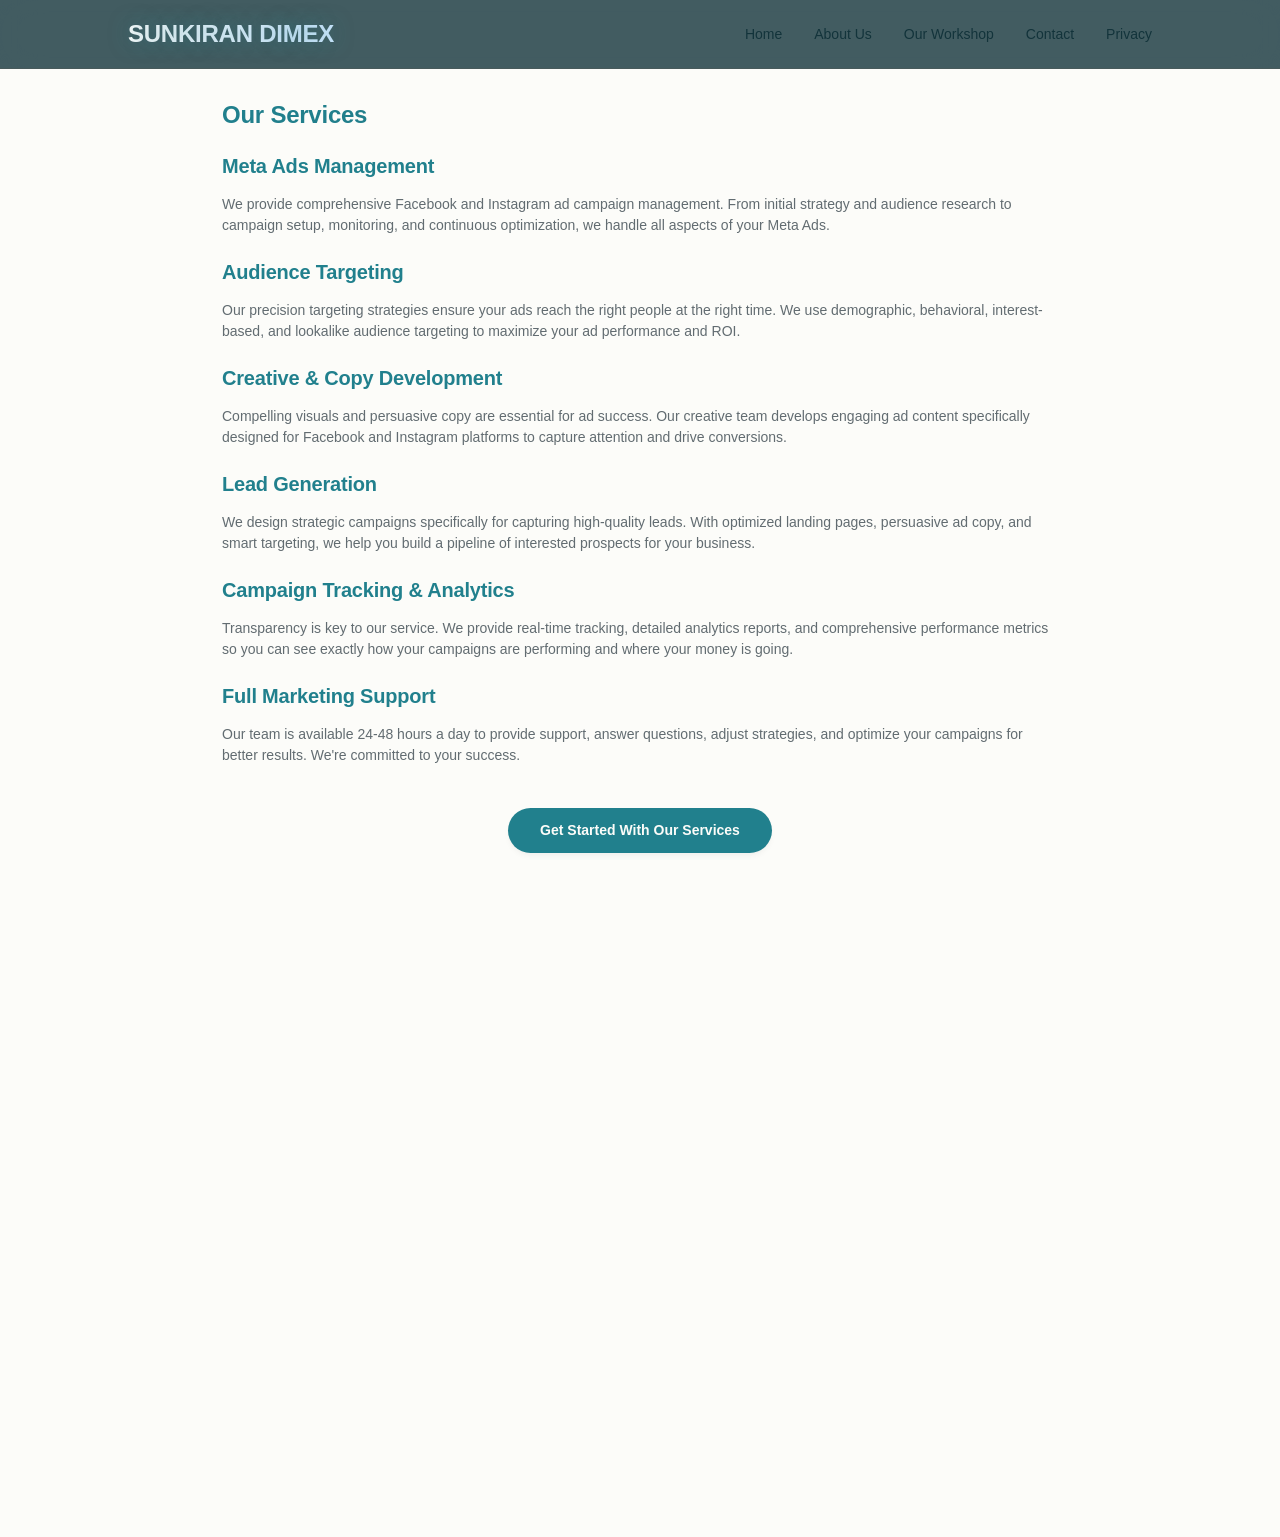
<file: services.html>
<!DOCTYPE html>
<html lang="en">
<head>
    <meta charset="UTF-8">
    <meta name="viewport" content="width=device-width, initial-scale=1.0">
    <meta name="description" content="Meta Ads management, audience targeting, creative development, lead generation and campaign analytics by Sunkiran Dimex">
    <title>Our Services | Sunkiran Dimex</title>

    <link rel="icon" href="data:image/svg+xml,%3Csvg xmlns='http://www.w3.org/2000/svg' viewBox='0 0 32 32'%3E%3Crect width='32' height='32' rx='7' fill='%2321808d'/%3E%3Ctext x='16' y='22' font-family='Arial,sans-serif' font-size='15' font-weight='bold' fill='%23ffffff' text-anchor='middle'%3ESD%3C/text%3E%3C/svg%3E">
    <link rel="stylesheet" href="styles.css?v=3">
    <script src="script.js?v=3" defer></script>
</head>
<body>

<!-- ================= NAVBAR ================= -->
<nav>
    <div class="nav-container">
        <a class="logo" href="index.html">SUNKIRAN DIMEX</a>

        <button class="mobile-menu" type="button" aria-label="Toggle navigation menu" aria-expanded="false" aria-controls="primary-nav">
            <span></span>
            <span></span>
            <span></span>
        </button>

        <ul class="nav-links" id="primary-nav">
            <li><a href="index.html">Home</a></li>
            <li><a href="about.html">About Us</a></li>
            <li><a href="workshop.html">Our Workshop</a></li>
            <li><a href="contact.html">Contact</a></li>
            <li><a href="privacy.html">Privacy</a></li>
        </ul>
    </div>
</nav>
<!-- =============== NAVBAR END =============== -->


<div id="services" class="page-section">
    <div class="content-page">
        <h1>Our Services</h1>

        <h2>Meta Ads Management</h2>
        <p>We provide comprehensive Facebook and Instagram ad campaign management. From initial strategy and audience research to campaign setup, monitoring, and continuous optimization, we handle all aspects of your Meta Ads.</p>

        <h2>Audience Targeting</h2>
        <p>Our precision targeting strategies ensure your ads reach the right people at the right time. We use demographic, behavioral, interest-based, and lookalike audience targeting to maximize your ad performance and ROI.</p>

        <h2>Creative &amp; Copy Development</h2>
        <p>Compelling visuals and persuasive copy are essential for ad success. Our creative team develops engaging ad content specifically designed for Facebook and Instagram platforms to capture attention and drive conversions.</p>

        <h2>Lead Generation</h2>
        <p>We design strategic campaigns specifically for capturing high-quality leads. With optimized landing pages, persuasive ad copy, and smart targeting, we help you build a pipeline of interested prospects for your business.</p>

        <h2>Campaign Tracking &amp; Analytics</h2>
        <p>Transparency is key to our service. We provide real-time tracking, detailed analytics reports, and comprehensive performance metrics so you can see exactly how your campaigns are performing and where your money is going.</p>

        <h2>Full Marketing Support</h2>
        <p>Our team is available 24-48 hours a day to provide support, answer questions, adjust strategies, and optimize your campaigns for better results. We're committed to your success.</p>

        <div style="margin-top: 3rem; text-align: center;">
            <a class="btn btn-primary" href="contact.html">Get Started With Our Services</a>
        </div>
    </div>
</div>

<!-- ================= FOOTER ================= -->
<footer>
    <div class="footer-container">
        <div class="footer-grid">
            <div class="footer-section">
                <h3>Sunkiran Dimex</h3>
                <p>Professional Meta Ads &amp; Instagram Marketing Agency based in Pimpri-Chinchwad, Maharashtra.</p>
            </div>

            <div class="footer-section">
                <h3>Quick Links</h3>
                <p><a href="about.html">About Us</a></p>
                <p><a href="workshop.html">Our Workshop</a></p>
                <p><a href="contact.html">Contact</a></p>
            </div>

            <div class="footer-section">
                <h3>Contact</h3>
                <p><a href="tel:+917769017372">+91 7769017372</a></p>
                <p><a href="mailto:hajarekiran210@gmail.com">hajarekiran210@gmail.com</a></p>
                <p>24-48 Hour Support</p>

                <h3>📍 Address</h3>
                <p>
                    Sunkiran Dimex<br>
                    Jaihari Housing Society<br>
                    Nevale Wasti, Near Sane Chowk<br>
                    Chikhali, Pimpri-Chinchwad<br>
                    Maharashtra – 411062<br>
                    India
                </p>
            </div>

            <div class="footer-section">
                <h3>Legal</h3>
                <p><a href="index.html">Home</a></p>
                <p><a href="privacy.html">Privacy Policy</a></p>
                <p><a href="terms.html">Terms &amp; Conditions</a></p>
                <p><a href="refund.html">Refund Policy</a></p>
            </div>
        </div>

        <div class="footer-bottom">
            <p>&copy; 2025 Sunkiran Dimex. All rights reserved. | Transparent • Secure • Compliant</p>
        </div>
    </div>
</footer>
<!-- =============== FOOTER END =============== -->

</body>
</html>
</file>
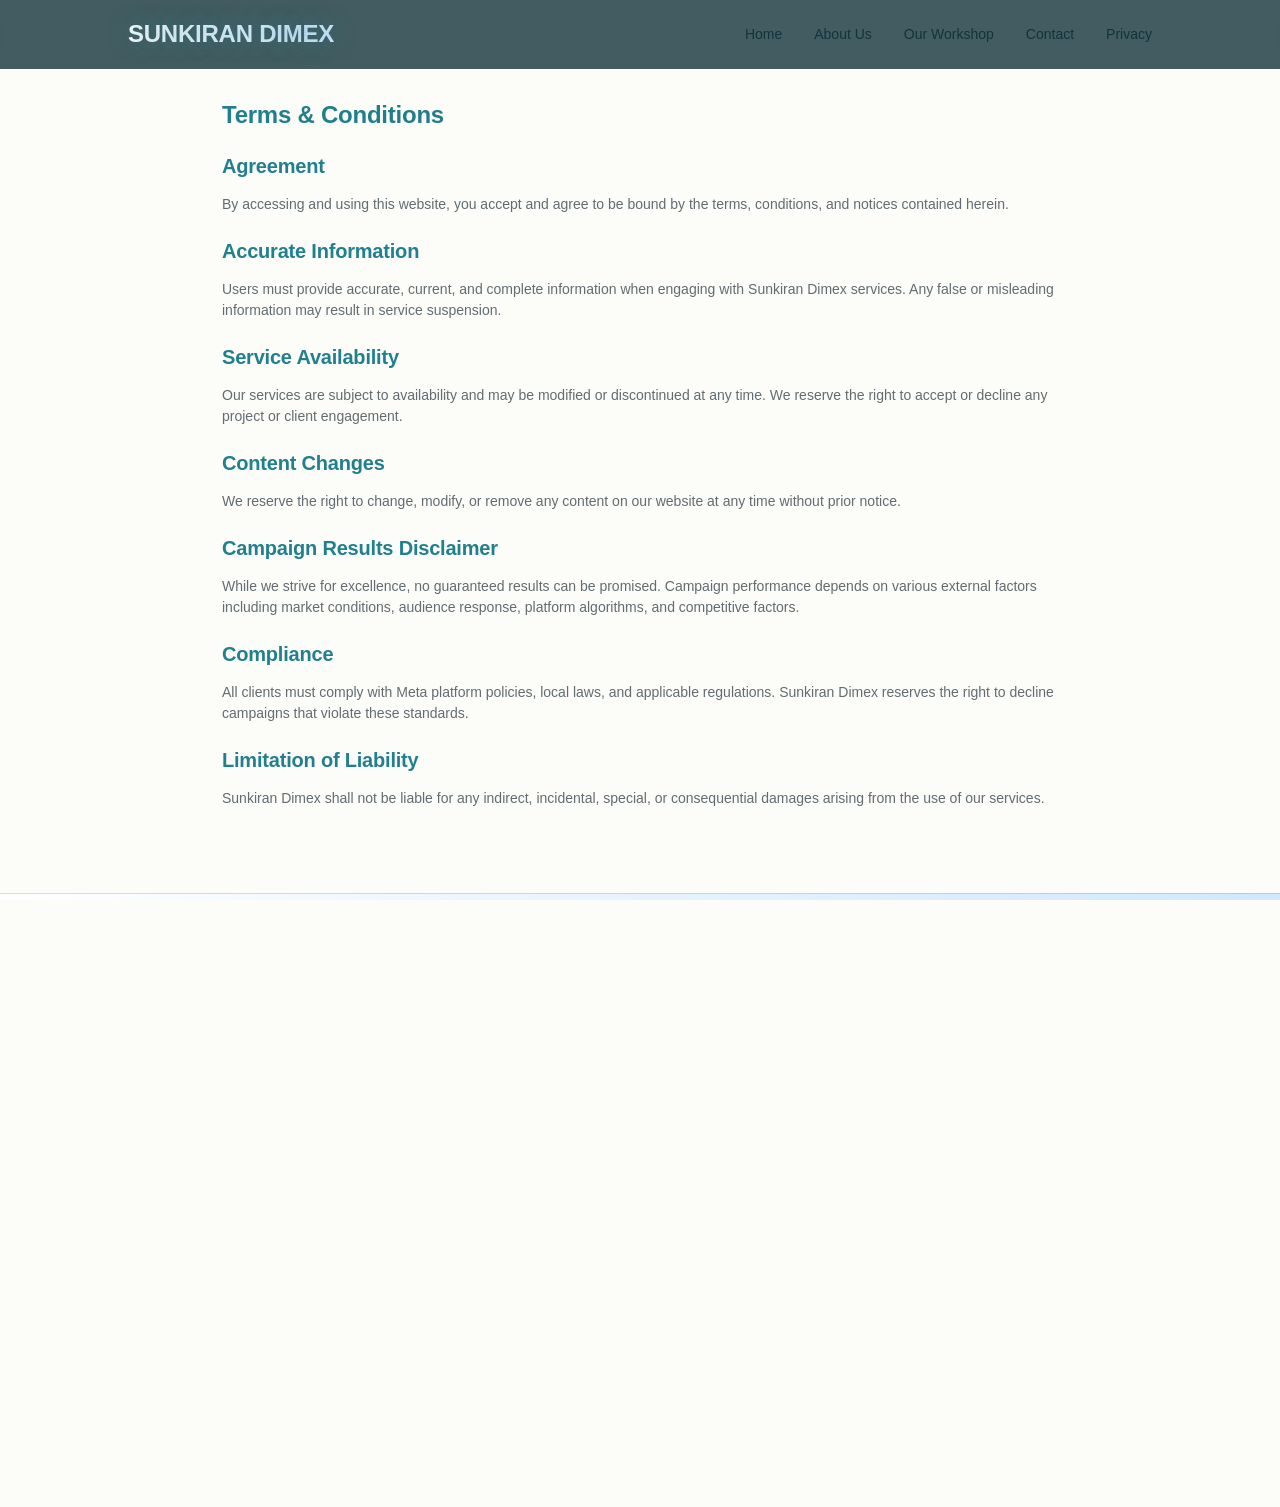
<file: terms.html>
<!DOCTYPE html>
<html lang="en">
<head>
    <meta charset="UTF-8">
    <meta name="viewport" content="width=device-width, initial-scale=1.0">
    <meta name="description" content="Sunkiran Dimex - Terms and Conditions">
    <meta name="author" content="Sunkiran Dimex">
    <meta property="og:title" content="Sunkiran Dimex - Terms & Conditions">
    <meta property="og:description" content="Terms and Conditions for using Sunkiran Dimex services">
    <meta property="og:type" content="website">
    <title>Terms &amp; Conditions | Sunkiran Dimex</title>

    <link rel="icon" href="data:image/svg+xml,%3Csvg xmlns='http://www.w3.org/2000/svg' viewBox='0 0 32 32'%3E%3Crect width='32' height='32' rx='7' fill='%2321808d'/%3E%3Ctext x='16' y='22' font-family='Arial,sans-serif' font-size='15' font-weight='bold' fill='%23ffffff' text-anchor='middle'%3ESD%3C/text%3E%3C/svg%3E">
    <link rel="stylesheet" href="styles.css?v=3">
    <script src="script.js?v=3" defer></script>
</head>
<body>

<!-- ================= NAVBAR ================= -->
<nav>
    <div class="nav-container">
        <a class="logo" href="index.html">SUNKIRAN DIMEX</a>

        <button class="mobile-menu" type="button" aria-label="Toggle navigation menu" aria-expanded="false" aria-controls="primary-nav">
            <span></span>
            <span></span>
            <span></span>
        </button>

        <ul class="nav-links" id="primary-nav">
            <li><a href="index.html">Home</a></li>
            <li><a href="about.html">About Us</a></li>
            <li><a href="workshop.html">Our Workshop</a></li>
            <li><a href="contact.html">Contact</a></li>
            <li><a href="privacy.html">Privacy</a></li>
        </ul>
    </div>
</nav>
<!-- =============== NAVBAR END =============== -->


<div id="terms" class="page-section">
    <div class="content-page">
        <h1>Terms &amp; Conditions</h1>

        <h2>Agreement</h2>
        <p>
            By accessing and using this website, you accept and agree to be bound by the terms,
            conditions, and notices contained herein.
        </p>

        <h2>Accurate Information</h2>
        <p>
            Users must provide accurate, current, and complete information when engaging with
            Sunkiran Dimex services. Any false or misleading information may result in service suspension.
        </p>

        <h2>Service Availability</h2>
        <p>
            Our services are subject to availability and may be modified or discontinued at any time.
            We reserve the right to accept or decline any project or client engagement.
        </p>

        <h2>Content Changes</h2>
        <p>
            We reserve the right to change, modify, or remove any content on our website at any time
            without prior notice.
        </p>

        <h2>Campaign Results Disclaimer</h2>
        <p>
            While we strive for excellence, no guaranteed results can be promised.
            Campaign performance depends on various external factors including market conditions,
            audience response, platform algorithms, and competitive factors.
        </p>

        <h2>Compliance</h2>
        <p>
            All clients must comply with Meta platform policies, local laws, and applicable regulations.
            Sunkiran Dimex reserves the right to decline campaigns that violate these standards.
        </p>

        <h2>Limitation of Liability</h2>
        <p>
            Sunkiran Dimex shall not be liable for any indirect, incidental, special, or consequential
            damages arising from the use of our services.
        </p>
    </div>
</div>

<!-- ================= FOOTER ================= -->
<footer>
    <div class="footer-container">
        <div class="footer-grid">
            <div class="footer-section">
                <h3>Sunkiran Dimex</h3>
                <p>Professional Meta Ads &amp; Instagram Marketing Agency based in Pimpri-Chinchwad, Maharashtra.</p>
            </div>

            <div class="footer-section">
                <h3>Quick Links</h3>
                <p><a href="about.html">About Us</a></p>
                <p><a href="workshop.html">Our Workshop</a></p>
                <p><a href="contact.html">Contact</a></p>
            </div>

            <div class="footer-section">
                <h3>Contact</h3>
                <p><a href="tel:+917769017372">+91 7769017372</a></p>
                <p><a href="mailto:hajarekiran210@gmail.com">hajarekiran210@gmail.com</a></p>
                <p>24-48 Hour Support</p>

                <h3>📍 Address</h3>
                <p>
                    Sunkiran Dimex<br>
                    Jaihari Housing Society<br>
                    Nevale Wasti, Near Sane Chowk<br>
                    Chikhali, Pimpri-Chinchwad<br>
                    Maharashtra – 411062<br>
                    India
                </p>
            </div>

            <div class="footer-section">
                <h3>Legal</h3>
                <p><a href="index.html">Home</a></p>
                <p><a href="privacy.html">Privacy Policy</a></p>
                <p><a href="terms.html">Terms &amp; Conditions</a></p>
                <p><a href="refund.html">Refund Policy</a></p>
            </div>
        </div>

        <div class="footer-bottom">
            <p>&copy; 2025 Sunkiran Dimex. All rights reserved. | Transparent • Secure • Compliant</p>
        </div>
    </div>
</footer>
<!-- =============== FOOTER END =============== -->

</body>
</html>
</file>
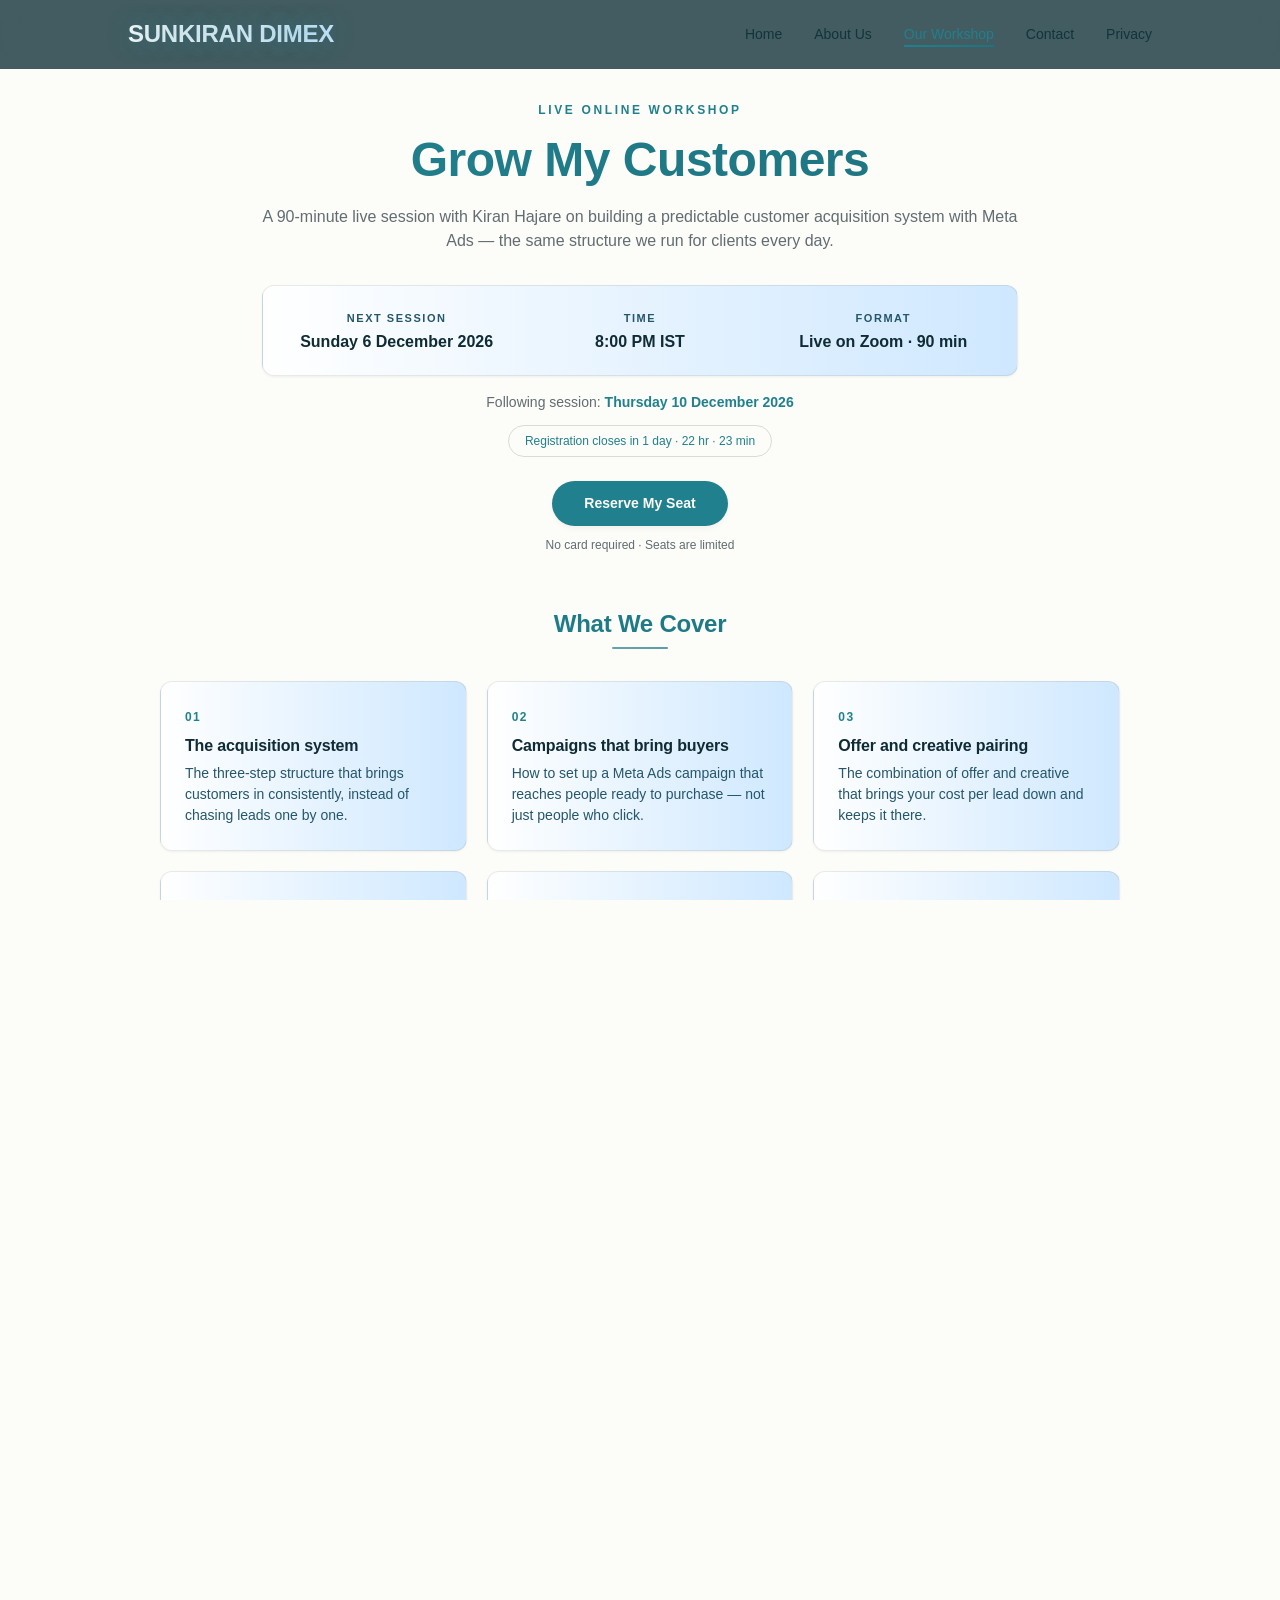
<file: workshop.html>
<!DOCTYPE html>
<html lang="en">
<head>
    <meta charset="UTF-8">
    <meta name="viewport" content="width=device-width, initial-scale=1.0">
    <meta name="description" content="Live online workshop with Kiran Hajare - build a predictable customer acquisition system with Meta Ads. Complimentary seat, limited attendees.">
    <meta property="og:title" content="Grow My Customers Workshop | Sunkiran Dimex">
    <meta property="og:description" content="A 90-minute live session on building a predictable customer acquisition system with Meta Ads.">
    <meta property="og:type" content="website">
    <title>Grow My Customers Workshop | Sunkiran Dimex</title>

    <link rel="icon" href="data:image/svg+xml,%3Csvg xmlns='http://www.w3.org/2000/svg' viewBox='0 0 32 32'%3E%3Crect width='32' height='32' rx='7' fill='%2321808d'/%3E%3Ctext x='16' y='22' font-family='Arial,sans-serif' font-size='15' font-weight='bold' fill='%23ffffff' text-anchor='middle'%3ESD%3C/text%3E%3C/svg%3E">
    <link rel="stylesheet" href="styles.css?v=3">
    <script src="script.js?v=3" defer></script>
</head>
<body>

<!-- ================= NAVBAR ================= -->
<nav>
    <div class="nav-container">
        <a class="logo" href="index.html">SUNKIRAN DIMEX</a>

        <button class="mobile-menu" type="button" aria-label="Toggle navigation menu" aria-expanded="false" aria-controls="primary-nav">
            <span></span>
            <span></span>
            <span></span>
        </button>

        <ul class="nav-links" id="primary-nav">
            <li><a href="index.html">Home</a></li>
            <li><a href="about.html">About Us</a></li>
            <li><a href="workshop.html" class="active" aria-current="page">Our Workshop</a></li>
            <li><a href="contact.html">Contact</a></li>
            <li><a href="privacy.html">Privacy</a></li>
        </ul>
    </div>
</nav>
<!-- =============== NAVBAR END =============== -->


<div id="workshop" class="page-section">

    <!-- ================= HERO ================= -->
    <section class="ws-hero">
        <p class="ws-eyebrow">Live Online Workshop</p>
        <h1 class="ws-title">Grow My Customers</h1>
        <p class="ws-sub">
            A 90-minute live session with Kiran Hajare on building a predictable customer
            acquisition system with Meta Ads — the same structure we run for clients every day.
        </p>

        <!-- Session details: the date is computed automatically, never edited by hand -->
        <div class="ws-session">
            <div class="ws-session-item">
                <span class="ws-session-label">Next Session</span>
                <span class="ws-session-value" data-ws="date">Sunday, 16 August 2026</span>
            </div>
            <div class="ws-session-item">
                <span class="ws-session-label">Time</span>
                <span class="ws-session-value">8:00 PM IST</span>
            </div>
            <div class="ws-session-item">
                <span class="ws-session-label">Format</span>
                <span class="ws-session-value">Live on Zoom · 90 min</span>
            </div>
        </div>

        <p class="ws-following">Following session: <strong data-ws="next">Thursday, 20 August 2026</strong></p>

        <div class="ws-countdown" data-ws="countdown" aria-live="polite"></div>

        <div class="ws-hero-cta">
            <a class="btn btn-primary" href="#register">Reserve My Seat</a>
            <span class="ws-note">No card required · Seats are limited</span>
        </div>
    </section>

    <!-- ================= WHAT WE COVER ================= -->
    <section class="ws-block">
        <h2 class="section-title">What We Cover</h2>
        <div class="ws-divider"></div>

        <div class="ws-grid">
            <div class="ws-card">
                <span class="ws-num">01</span>
                <h3>The acquisition system</h3>
                <p>The three-step structure that brings customers in consistently, instead of chasing leads one by one.</p>
            </div>
            <div class="ws-card">
                <span class="ws-num">02</span>
                <h3>Campaigns that bring buyers</h3>
                <p>How to set up a Meta Ads campaign that reaches people ready to purchase — not just people who click.</p>
            </div>
            <div class="ws-card">
                <span class="ws-num">03</span>
                <h3>Offer and creative pairing</h3>
                <p>The combination of offer and creative that brings your cost per lead down and keeps it there.</p>
            </div>
            <div class="ws-card">
                <span class="ws-num">04</span>
                <h3>Follow-up that converts</h3>
                <p>A simple follow-up flow that turns enquiries into paying customers without a large sales team.</p>
            </div>
            <div class="ws-card">
                <span class="ws-num">05</span>
                <h3>Reading your numbers</h3>
                <p>Which metrics actually decide whether a campaign is working, and which ones you can safely ignore.</p>
            </div>
            <div class="ws-card">
                <span class="ws-num">06</span>
                <h3>Live Q&amp;A</h3>
                <p>Bring your business and your current numbers. Kiran answers directly on the call.</p>
            </div>
        </div>
    </section>

    <!-- ================= WHO SHOULD ATTEND ================= -->
    <section class="ws-block">
        <h2 class="section-title">Who Should Attend</h2>
        <div class="ws-divider"></div>

        <div class="why-grid">
            <div class="why-item">
                <h3>Business owners</h3>
                <p>Running a local or service business and wanting a steady flow of enquiries.</p>
            </div>
            <div class="why-item">
                <h3>Coaches &amp; consultants</h3>
                <p>Selling expertise and needing a reliable way to fill your calendar.</p>
            </div>
            <div class="why-item">
                <h3>D2C &amp; retail</h3>
                <p>Selling products online and wanting Meta Ads to pay for themselves.</p>
            </div>
            <div class="why-item">
                <h3>Agency owners</h3>
                <p>Managing campaigns for clients and looking to sharpen your setup.</p>
            </div>
        </div>
    </section>

    <!-- ================= HOST ================= -->
    <section class="ws-block">
        <h2 class="section-title">Your Host</h2>
        <div class="ws-divider"></div>

        <div class="founder-profile">
            <div class="founder-photo">
                <img src="ks.png" alt="Kiran Hajare, Founder of Sunkiran Dimex" loading="lazy" width="1350" height="1370">
            </div>
            <div class="founder-info">
                <h3 class="founder-name">Kiran Hajare</h3>
                <p class="founder-role">Meta Ads &amp; Customer Acquisition Expert</p>
                <p class="founder-bio">
                    Six years in Meta Ads, over 1,000 campaigns managed and more than 100 business
                    niches served. Kiran has taught this system to 75,000+ business owners.
                </p>
            </div>
        </div>
    </section>

    <!-- ================= REGISTER ================= -->
    <section class="ws-block" id="register">
        <h2 class="section-title">Reserve Your Seat</h2>
        <div class="ws-divider"></div>

        <div class="ws-register">
            <div class="ws-seat">
                <span class="ws-seat-label">Your Seat</span>
                <span class="ws-seat-value">Complimentary</span>
                <p class="ws-seat-note">
                    There is no fee to attend. We keep each session small so that every attendee
                    gets an answer, so seats are limited and confirmed in order of registration.
                </p>
                <ul class="ws-seat-list">
                    <li>Live 90-minute session with Q&amp;A</li>
                    <li>Workshop notes shared afterwards</li>
                    <li>Joining link sent on WhatsApp and email</li>
                </ul>
            </div>

            <form class="ws-form" id="workshopForm" onsubmit="handleWorkshopSubmit(event)">
                <div class="form-group">
                    <label for="ws-name">Full Name *</label>
                    <input type="text" id="ws-name" name="name" required autocomplete="name">
                </div>

                <div class="form-group">
                    <label for="ws-phone">WhatsApp Number *</label>
                    <input type="tel" id="ws-phone" name="phone" required autocomplete="tel" inputmode="tel">
                </div>

                <div class="form-group">
                    <label for="ws-email">Email Address *</label>
                    <input type="email" id="ws-email" name="email" required autocomplete="email">
                </div>

                <div class="form-group">
                    <label for="ws-business">Business / What You Sell</label>
                    <input type="text" id="ws-business" name="business">
                </div>

                <p class="ws-form-session">
                    Registering for <strong data-ws="date">Sunday, 16 August 2026</strong>, 8:00 PM IST
                </p>

                <button type="submit" class="btn btn-primary" style="width: 100%;">Reserve My Seat</button>

                <p class="ws-form-fine">
                    By registering you agree to our <a href="terms.html">Terms</a> and
                    <a href="privacy.html">Privacy Policy</a>.
                </p>
            </form>
        </div>
    </section>

</div>

<!-- ================= FOOTER ================= -->
<footer>
    <div class="footer-container">
        <div class="footer-grid">
            <div class="footer-section">
                <h3>Sunkiran Dimex</h3>
                <p>Professional Meta Ads &amp; Instagram Marketing Agency based in Pimpri-Chinchwad, Maharashtra.</p>
            </div>

            <div class="footer-section">
                <h3>Quick Links</h3>
                <p><a href="about.html">About Us</a></p>
                <p><a href="workshop.html">Our Workshop</a></p>
                <p><a href="contact.html">Contact</a></p>
            </div>

            <div class="footer-section">
                <h3>Contact</h3>
                <p><a href="tel:+917769017372">+91 7769017372</a></p>
                <p><a href="mailto:hajarekiran210@gmail.com">hajarekiran210@gmail.com</a></p>
                <p>24-48 Hour Support</p>

                <h3>📍 Address</h3>
                <p>
                    Sunkiran Dimex<br>
                    Jaihari Housing Society<br>
                    Nevale Wasti, Near Sane Chowk<br>
                    Chikhali, Pimpri-Chinchwad<br>
                    Maharashtra – 411062<br>
                    India
                </p>
            </div>

            <div class="footer-section">
                <h3>Legal</h3>
                <p><a href="index.html">Home</a></p>
                <p><a href="privacy.html">Privacy Policy</a></p>
                <p><a href="terms.html">Terms &amp; Conditions</a></p>
                <p><a href="refund.html">Refund Policy</a></p>
            </div>
        </div>

        <div class="footer-bottom">
            <p>&copy; 2025 Sunkiran Dimex. All rights reserved. | Transparent • Secure • Compliant</p>
        </div>
    </div>
</footer>
<!-- =============== FOOTER END =============== -->

</body>
</html>
</file>
<file: styles.css>
:root {
  /* Primitive Color Tokens */
  --color-white: rgba(255, 255, 255, 1);
  --color-black: rgba(0, 0, 0, 1);
  --color-cream-50: rgba(252, 252, 249, 1);
  --color-cream-100: rgba(255, 255, 253, 1);
  --color-gray-200: rgba(245, 245, 245, 1);
  --color-gray-300: rgba(167, 169, 169, 1);
  --color-gray-400: rgba(119, 124, 124, 1);
  --color-slate-500: rgba(98, 108, 113, 1);
  --color-brown-600: rgba(94, 82, 64, 1);
  --color-charcoal-700: rgba(31, 33, 33, 1);
  --color-charcoal-800: rgba(38, 40, 40, 1);
  --color-slate-900: rgba(19, 52, 59, 1);
  --color-teal-300: rgba(50, 184, 198, 1);
  --color-teal-400: rgba(45, 166, 178, 1);
  --color-teal-500: rgba(33, 128, 141, 1);
  --color-teal-600: rgba(29, 116, 128, 1);
  --color-teal-700: rgba(26, 104, 115, 1);
  --color-teal-800: rgba(41, 150, 161, 1);
  --color-red-400: rgba(255, 84, 89, 1);
  --color-red-500: rgba(192, 21, 47, 1);
  --color-orange-400: rgba(230, 129, 97, 1);
  --color-orange-500: rgba(168, 75, 47, 1);

  /* RGB versions for opacity control */
  --color-brown-600-rgb: 94, 82, 64;
  --color-teal-500-rgb: 33, 128, 141;
  --color-slate-900-rgb: 19, 52, 59;
  --color-slate-500-rgb: 98, 108, 113;
  --color-red-500-rgb: 192, 21, 47;
  --color-red-400-rgb: 255, 84, 89;
  --color-orange-500-rgb: 168, 75, 47;
  --color-orange-400-rgb: 230, 129, 97;

  /* Background color tokens (Light Mode) */
  --color-bg-1: rgba(59, 130, 246, 0.08); /* Light blue */
  --color-bg-2: rgba(245, 158, 11, 0.08); /* Light yellow */
  --color-bg-3: rgba(34, 197, 94, 0.08); /* Light green */
  --color-bg-4: rgba(239, 68, 68, 0.08); /* Light red */
  --color-bg-5: rgba(147, 51, 234, 0.08); /* Light purple */
  --color-bg-6: rgba(249, 115, 22, 0.08); /* Light orange */
  --color-bg-7: rgba(236, 72, 153, 0.08); /* Light pink */
  --color-bg-8: rgba(6, 182, 212, 0.08); /* Light cyan */

  /* Semantic Color Tokens (Light Mode) */
  --color-background: var(--color-cream-50);
  --color-surface: var(--color-cream-100);
  --color-text: var(--color-slate-900);
  --color-text-secondary: var(--color-slate-500);
  --color-primary: var(--color-teal-500);
  --color-primary-hover: var(--color-teal-600);
  --color-primary-active: var(--color-teal-700);
  --color-secondary: rgba(var(--color-brown-600-rgb), 0.12);
  --color-secondary-hover: rgba(var(--color-brown-600-rgb), 0.2);
  --color-secondary-active: rgba(var(--color-brown-600-rgb), 0.25);
  --color-border: rgba(var(--color-brown-600-rgb), 0.2);
  --color-btn-primary-text: var(--color-cream-50);
  --color-card-border: rgba(var(--color-brown-600-rgb), 0.12);
  --color-card-border-inner: rgba(var(--color-brown-600-rgb), 0.12);
  --color-error: var(--color-red-500);
  --color-success: var(--color-teal-500);
  --color-warning: var(--color-orange-500);
  --color-info: var(--color-slate-500);
  --color-focus-ring: rgba(var(--color-teal-500-rgb), 0.4);
  --color-select-caret: rgba(var(--color-slate-900-rgb), 0.8);

  /* Common style patterns */
  --focus-ring: 0 0 0 3px var(--color-focus-ring);
  --focus-outline: 2px solid var(--color-primary);
  --status-bg-opacity: 0.15;
  --status-border-opacity: 0.25;
  --select-caret-light: url("data:image/svg+xml,%3Csvg xmlns='http://www.w3.org/2000/svg' width='16' height='16' viewBox='0 0 24 24' fill='none' stroke='%23134252' stroke-width='2' stroke-linecap='round' stroke-linejoin='round'%3E%3Cpolyline points='6 9 12 15 18 9'%3E%3C/polyline%3E%3C/svg%3E");
  --select-caret-dark: url("data:image/svg+xml,%3Csvg xmlns='http://www.w3.org/2000/svg' width='16' height='16' viewBox='0 0 24 24' fill='none' stroke='%23f5f5f5' stroke-width='2' stroke-linecap='round' stroke-linejoin='round'%3E%3Cpolyline points='6 9 12 15 18 9'%3E%3C/polyline%3E%3C/svg%3E");

  /* RGB versions for opacity control */
  --color-success-rgb: 33, 128, 141;
  --color-error-rgb: 192, 21, 47;
  --color-warning-rgb: 168, 75, 47;
  --color-info-rgb: 98, 108, 113;

  /* Typography */
  --font-family-base: "FKGroteskNeue", "Geist", "Inter", -apple-system,
    BlinkMacSystemFont, "Segoe UI", Roboto, sans-serif;
  --font-family-mono: "Berkeley Mono", ui-monospace, SFMono-Regular, Menlo,
    Monaco, Consolas, monospace;
  --font-size-xs: 11px;
  --font-size-sm: 12px;
  --font-size-base: 14px;
  --font-size-md: 14px;
  --font-size-lg: 16px;
  --font-size-xl: 18px;
  --font-size-2xl: 20px;
  --font-size-3xl: 24px;
  --font-size-4xl: 30px;
  --font-weight-normal: 400;
  --font-weight-medium: 500;
  --font-weight-semibold: 550;
  --font-weight-bold: 600;
  --line-height-tight: 1.2;
  --line-height-normal: 1.5;
  --letter-spacing-tight: -0.01em;

  /* Spacing */
  --space-0: 0;
  --space-1: 1px;
  --space-2: 2px;
  --space-4: 4px;
  --space-6: 6px;
  --space-8: 8px;
  --space-10: 10px;
  --space-12: 12px;
  --space-16: 16px;
  --space-20: 20px;
  --space-24: 24px;
  --space-32: 32px;

  /* Border Radius */
  --radius-sm: 6px;
  --radius-base: 8px;
  --radius-md: 10px;
  --radius-lg: 12px;
  --radius-full: 9999px;

  /* Shadows */
  --shadow-xs: 0 1px 2px rgba(0, 0, 0, 0.02);
  --shadow-sm: 0 1px 3px rgba(0, 0, 0, 0.04), 0 1px 2px rgba(0, 0, 0, 0.02);
  --shadow-md: 0 4px 6px -1px rgba(0, 0, 0, 0.04),
    0 2px 4px -1px rgba(0, 0, 0, 0.02);
  --shadow-lg: 0 10px 15px -3px rgba(0, 0, 0, 0.04),
    0 4px 6px -2px rgba(0, 0, 0, 0.02);
  --shadow-inset-sm: inset 0 1px 0 rgba(255, 255, 255, 0.15),
    inset 0 -1px 0 rgba(0, 0, 0, 0.03);

  /* Animation */
  --duration-fast: 150ms;
  --duration-normal: 250ms;
  --ease-standard: cubic-bezier(0.16, 1, 0.3, 1);

  /* Layout */
  --container-sm: 640px;
  --container-md: 768px;
  --container-lg: 1024px;
  --container-xl: 1280px;
}

/* Dark mode colors */
@media (prefers-color-scheme: dark) {
  :root {
    /* RGB versions for opacity control (Dark Mode) */
    --color-gray-400-rgb: 119, 124, 124;
    --color-teal-300-rgb: 50, 184, 198;
    --color-gray-300-rgb: 167, 169, 169;
    --color-gray-200-rgb: 245, 245, 245;

    /* Background color tokens (Dark Mode) */
    --color-bg-1: rgba(29, 78, 216, 0.15); /* Dark blue */
    --color-bg-2: rgba(180, 83, 9, 0.15); /* Dark yellow */
    --color-bg-3: rgba(21, 128, 61, 0.15); /* Dark green */
    --color-bg-4: rgba(185, 28, 28, 0.15); /* Dark red */
    --color-bg-5: rgba(107, 33, 168, 0.15); /* Dark purple */
    --color-bg-6: rgba(194, 65, 12, 0.15); /* Dark orange */
    --color-bg-7: rgba(190, 24, 93, 0.15); /* Dark pink */
    --color-bg-8: rgba(8, 145, 178, 0.15); /* Dark cyan */

    /* Semantic Color Tokens (Dark Mode) */
    --color-background: var(--color-charcoal-700);
    --color-surface: var(--color-charcoal-800);
    --color-text: var(--color-gray-200);
    --color-text-secondary: rgba(var(--color-gray-300-rgb), 0.7);
    --color-primary: var(--color-teal-300);
    --color-primary-hover: var(--color-teal-400);
    --color-primary-active: var(--color-teal-800);
    --color-secondary: rgba(var(--color-gray-400-rgb), 0.15);
    --color-secondary-hover: rgba(var(--color-gray-400-rgb), 0.25);
    --color-secondary-active: rgba(var(--color-gray-400-rgb), 0.3);
    --color-border: rgba(var(--color-gray-400-rgb), 0.3);
    --color-error: var(--color-red-400);
    --color-success: var(--color-teal-300);
    --color-warning: var(--color-orange-400);
    --color-info: var(--color-gray-300);
    --color-focus-ring: rgba(var(--color-teal-300-rgb), 0.4);
    --color-btn-primary-text: var(--color-slate-900);
    --color-card-border: rgba(var(--color-gray-400-rgb), 0.2);
    --color-card-border-inner: rgba(var(--color-gray-400-rgb), 0.15);
    --shadow-inset-sm: inset 0 1px 0 rgba(255, 255, 255, 0.1),
      inset 0 -1px 0 rgba(0, 0, 0, 0.15);
    --button-border-secondary: rgba(var(--color-gray-400-rgb), 0.2);
    --color-border-secondary: rgba(var(--color-gray-400-rgb), 0.2);
    --color-select-caret: rgba(var(--color-gray-200-rgb), 0.8);

    /* Common style patterns - updated for dark mode */
    --focus-ring: 0 0 0 3px var(--color-focus-ring);
    --focus-outline: 2px solid var(--color-primary);
    --status-bg-opacity: 0.15;
    --status-border-opacity: 0.25;
    --select-caret-light: url("data:image/svg+xml,%3Csvg xmlns='http://www.w3.org/2000/svg' width='16' height='16' viewBox='0 0 24 24' fill='none' stroke='%23134252' stroke-width='2' stroke-linecap='round' stroke-linejoin='round'%3E%3Cpolyline points='6 9 12 15 18 9'%3E%3C/polyline%3E%3C/svg%3E");
    --select-caret-dark: url("data:image/svg+xml,%3Csvg xmlns='http://www.w3.org/2000/svg' width='16' height='16' viewBox='0 0 24 24' fill='none' stroke='%23f5f5f5' stroke-width='2' stroke-linecap='round' stroke-linejoin='round'%3E%3Cpolyline points='6 9 12 15 18 9'%3E%3C/polyline%3E%3C/svg%3E");

    /* RGB versions for dark mode */
    --color-success-rgb: var(--color-teal-300-rgb);
    --color-error-rgb: var(--color-red-400-rgb);
    --color-warning-rgb: var(--color-orange-400-rgb);
    --color-info-rgb: var(--color-gray-300-rgb);
  }
}

/* Data attribute for manual theme switching */
[data-color-scheme="dark"] {
  /* RGB versions for opacity control (dark mode) */
  --color-gray-400-rgb: 119, 124, 124;
  --color-teal-300-rgb: 50, 184, 198;
  --color-gray-300-rgb: 167, 169, 169;
  --color-gray-200-rgb: 245, 245, 245;

  /* Colorful background palette - Dark Mode */
  --color-bg-1: rgba(29, 78, 216, 0.15); /* Dark blue */
  --color-bg-2: rgba(180, 83, 9, 0.15); /* Dark yellow */
  --color-bg-3: rgba(21, 128, 61, 0.15); /* Dark green */
  --color-bg-4: rgba(185, 28, 28, 0.15); /* Dark red */
  --color-bg-5: rgba(107, 33, 168, 0.15); /* Dark purple */
  --color-bg-6: rgba(194, 65, 12, 0.15); /* Dark orange */
  --color-bg-7: rgba(190, 24, 93, 0.15); /* Dark pink */
  --color-bg-8: rgba(8, 145, 178, 0.15); /* Dark cyan */

  /* Semantic Color Tokens (Dark Mode) */
  --color-background: var(--color-charcoal-700);
  --color-surface: var(--color-charcoal-800);
  --color-text: var(--color-gray-200);
  --color-text-secondary: rgba(var(--color-gray-300-rgb), 0.7);
  --color-primary: var(--color-teal-300);
  --color-primary-hover: var(--color-teal-400);
  --color-primary-active: var(--color-teal-800);
  --color-secondary: rgba(var(--color-gray-400-rgb), 0.15);
  --color-secondary-hover: rgba(var(--color-gray-400-rgb), 0.25);
  --color-secondary-active: rgba(var(--color-gray-400-rgb), 0.3);
  --color-border: rgba(var(--color-gray-400-rgb), 0.3);
  --color-error: var(--color-red-400);
  --color-success: var(--color-teal-300);
  --color-warning: var(--color-orange-400);
  --color-info: var(--color-gray-300);
  --color-focus-ring: rgba(var(--color-teal-300-rgb), 0.4);
  --color-btn-primary-text: var(--color-slate-900);
  --color-card-border: rgba(var(--color-gray-400-rgb), 0.15);
  --color-card-border-inner: rgba(var(--color-gray-400-rgb), 0.15);
  --shadow-inset-sm: inset 0 1px 0 rgba(255, 255, 255, 0.1),
    inset 0 -1px 0 rgba(0, 0, 0, 0.15);
  --color-border-secondary: rgba(var(--color-gray-400-rgb), 0.2);
  --color-select-caret: rgba(var(--color-gray-200-rgb), 0.8);

  /* Common style patterns - updated for dark mode */
  --focus-ring: 0 0 0 3px var(--color-focus-ring);
  --focus-outline: 2px solid var(--color-primary);
  --status-bg-opacity: 0.15;
  --status-border-opacity: 0.25;
  --select-caret-light: url("data:image/svg+xml,%3Csvg xmlns='http://www.w3.org/2000/svg' width='16' height='16' viewBox='0 0 24 24' fill='none' stroke='%23134252' stroke-width='2' stroke-linecap='round' stroke-linejoin='round'%3E%3Cpolyline points='6 9 12 15 18 9'%3E%3C/polyline%3E%3C/svg%3E");
  --select-caret-dark: url("data:image/svg+xml,%3Csvg xmlns='http://www.w3.org/2000/svg' width='16' height='16' viewBox='0 0 24 24' fill='none' stroke='%23f5f5f5' stroke-width='2' stroke-linecap='round' stroke-linejoin='round'%3E%3Cpolyline points='6 9 12 15 18 9'%3E%3C/polyline%3E%3C/svg%3E");

  /* RGB versions for dark mode */
  --color-success-rgb: var(--color-teal-300-rgb);
  --color-error-rgb: var(--color-red-400-rgb);
  --color-warning-rgb: var(--color-orange-400-rgb);
  --color-info-rgb: var(--color-gray-300-rgb);
}

[data-color-scheme="light"] {
  /* RGB versions for opacity control (light mode) */
  --color-brown-600-rgb: 94, 82, 64;
  --color-teal-500-rgb: 33, 128, 141;
  --color-slate-900-rgb: 19, 52, 59;

  /* Semantic Color Tokens (Light Mode) */
  --color-background: var(--color-cream-50);
  --color-surface: var(--color-cream-100);
  --color-text: var(--color-slate-900);
  --color-text-secondary: var(--color-slate-500);
  --color-primary: var(--color-teal-500);
  --color-primary-hover: var(--color-teal-600);
  --color-primary-active: var(--color-teal-700);
  --color-secondary: rgba(var(--color-brown-600-rgb), 0.12);
  --color-secondary-hover: rgba(var(--color-brown-600-rgb), 0.2);
  --color-secondary-active: rgba(var(--color-brown-600-rgb), 0.25);
  --color-border: rgba(var(--color-brown-600-rgb), 0.2);
  --color-btn-primary-text: var(--color-cream-50);
  --color-card-border: rgba(var(--color-brown-600-rgb), 0.12);
  --color-card-border-inner: rgba(var(--color-brown-600-rgb), 0.12);
  --color-error: var(--color-red-500);
  --color-success: var(--color-teal-500);
  --color-warning: var(--color-orange-500);
  --color-info: var(--color-slate-500);
  --color-focus-ring: rgba(var(--color-teal-500-rgb), 0.4);

  /* RGB versions for light mode */
  --color-success-rgb: var(--color-teal-500-rgb);
  --color-error-rgb: var(--color-red-500-rgb);
  --color-warning-rgb: var(--color-orange-500-rgb);
  --color-info-rgb: var(--color-slate-500-rgb);
}

/* Base styles */
html {
  font-size: var(--font-size-base);
  font-family: var(--font-family-base);
  line-height: var(--line-height-normal);
  color: var(--color-text);
  background-color: var(--color-background);
  -webkit-font-smoothing: antialiased;
  box-sizing: border-box;
}

body {
  margin: 0;
  padding: 0;
}

*,
*::before,
*::after {
  box-sizing: inherit;
}

/* Typography */
h1,
h2,
h3,
h4,
h5,
h6 {
  margin: 0;
  font-weight: var(--font-weight-semibold);
  line-height: var(--line-height-tight);
  color: var(--color-text);
  letter-spacing: var(--letter-spacing-tight);
}

h1 {
  font-size: var(--font-size-4xl);
}
h2 {
  font-size: var(--font-size-3xl);
}
h3 {
  font-size: var(--font-size-2xl);
}
h4 {
  font-size: var(--font-size-xl);
}
h5 {
  font-size: var(--font-size-lg);
}
h6 {
  font-size: var(--font-size-md);
}

p {
  margin: 0 0 var(--space-16) 0;
}

a {
  color: var(--color-primary);
  text-decoration: none;
  transition: color var(--duration-fast) var(--ease-standard);
}

a:hover {
  color: var(--color-primary-hover);
}

code,
pre {
  font-family: var(--font-family-mono);
  font-size: calc(var(--font-size-base) * 0.95);
  background-color: var(--color-secondary);
  border-radius: var(--radius-sm);
}

code {
  padding: var(--space-1) var(--space-4);
}

pre {
  padding: var(--space-16);
  margin: var(--space-16) 0;
  overflow: auto;
  border: 1px solid var(--color-border);
}

pre code {
  background: none;
  padding: 0;
}

/* Buttons */
.btn {
  display: inline-flex;
  align-items: center;
  justify-content: center;
  padding: var(--space-8) var(--space-16);
  border-radius: var(--radius-base);
  font-size: var(--font-size-base);
  font-weight: 500;
  line-height: 1.5;
  cursor: pointer;
  transition: all var(--duration-normal) var(--ease-standard);
  border: none;
  text-decoration: none;
  position: relative;
}

.btn:focus-visible {
  outline: none;
  box-shadow: var(--focus-ring);
}

.btn--primary {
  background: var(--color-primary);
  color: var(--color-btn-primary-text);
}

.btn--primary:hover {
  background: var(--color-primary-hover);
}

.btn--primary:active {
  background: var(--color-primary-active);
}

.btn--secondary {
  background: var(--color-secondary);
  color: var(--color-text);
}

.btn--secondary:hover {
  background: var(--color-secondary-hover);
}

.btn--secondary:active {
  background: var(--color-secondary-active);
}

.btn--outline {
  background: transparent;
  border: 1px solid var(--color-border);
  color: var(--color-text);
}

.btn--outline:hover {
  background: var(--color-secondary);
}

.btn--sm {
  padding: var(--space-4) var(--space-12);
  font-size: var(--font-size-sm);
  border-radius: var(--radius-sm);
}

.btn--lg {
  padding: var(--space-10) var(--space-20);
  font-size: var(--font-size-lg);
  border-radius: var(--radius-md);
}

.btn--full-width {
  width: 100%;
}

.btn:disabled {
  opacity: 0.5;
  cursor: not-allowed;
}

/* Form elements */
.form-control {
  display: block;
  width: 100%;
  padding: var(--space-8) var(--space-12);
  font-size: var(--font-size-md);
  line-height: 1.5;
  color: var(--color-text);
  background-color: var(--color-surface);
  border: 1px solid var(--color-border);
  border-radius: var(--radius-base);
  transition: border-color var(--duration-fast) var(--ease-standard),
    box-shadow var(--duration-fast) var(--ease-standard);
}

textarea.form-control {
  font-family: var(--font-family-base);
  font-size: var(--font-size-base);
}

select.form-control {
  padding: var(--space-8) var(--space-12);
  -webkit-appearance: none;
  -moz-appearance: none;
  appearance: none;
  background-image: var(--select-caret-light);
  background-repeat: no-repeat;
  background-position: right var(--space-12) center;
  background-size: 16px;
  padding-right: var(--space-32);
}

/* Add a dark mode specific caret */
@media (prefers-color-scheme: dark) {
  select.form-control {
    background-image: var(--select-caret-dark);
  }
}

/* Also handle data-color-scheme */
[data-color-scheme="dark"] select.form-control {
  background-image: var(--select-caret-dark);
}

[data-color-scheme="light"] select.form-control {
  background-image: var(--select-caret-light);
}

.form-control:focus {
  border-color: var(--color-primary);
  outline: var(--focus-outline);
}

.form-label {
  display: block;
  margin-bottom: var(--space-8);
  font-weight: var(--font-weight-medium);
  font-size: var(--font-size-sm);
}

.form-group {
  margin-bottom: var(--space-16);
}

/* Card component */
.card {
  background-color: var(--color-surface);
  border-radius: var(--radius-lg);
  border: 1px solid var(--color-card-border);
  box-shadow: var(--shadow-sm);
  overflow: hidden;
  transition: box-shadow var(--duration-normal) var(--ease-standard);
}

.card:hover {
  box-shadow: var(--shadow-md);
}

.card__body {
  padding: var(--space-16);
}

.card__header,
.card__footer {
  padding: var(--space-16);
  border-bottom: 1px solid var(--color-card-border-inner);
}

/* Status indicators - simplified with CSS variables */
.status {
  display: inline-flex;
  align-items: center;
  padding: var(--space-6) var(--space-12);
  border-radius: var(--radius-full);
  font-weight: var(--font-weight-medium);
  font-size: var(--font-size-sm);
}

.status--success {
  background-color: rgba(
    var(--color-success-rgb, 33, 128, 141),
    var(--status-bg-opacity)
  );
  color: var(--color-success);
  border: 1px solid
    rgba(var(--color-success-rgb, 33, 128, 141), var(--status-border-opacity));
}

.status--error {
  background-color: rgba(
    var(--color-error-rgb, 192, 21, 47),
    var(--status-bg-opacity)
  );
  color: var(--color-error);
  border: 1px solid
    rgba(var(--color-error-rgb, 192, 21, 47), var(--status-border-opacity));
}

.status--warning {
  background-color: rgba(
    var(--color-warning-rgb, 168, 75, 47),
    var(--status-bg-opacity)
  );
  color: var(--color-warning);
  border: 1px solid
    rgba(var(--color-warning-rgb, 168, 75, 47), var(--status-border-opacity));
}

.status--info {
  background-color: rgba(
    var(--color-info-rgb, 98, 108, 113),
    var(--status-bg-opacity)
  );
  color: var(--color-info);
  border: 1px solid
    rgba(var(--color-info-rgb, 98, 108, 113), var(--status-border-opacity));
}

/* Container layout */
.container {
  width: 100%;
  margin-right: auto;
  margin-left: auto;
  padding-right: var(--space-16);
  padding-left: var(--space-16);
}

@media (min-width: 640px) {
  .container {
    max-width: var(--container-sm);
  }
}
@media (min-width: 768px) {
  .container {
    max-width: var(--container-md);
  }
}
@media (min-width: 1024px) {
  .container {
    max-width: var(--container-lg);
  }
}
@media (min-width: 1280px) {
  .container {
    max-width: var(--container-xl);
  }
}

/* Utility classes */
.flex {
  display: flex;
}
.flex-col {
  flex-direction: column;
}
.items-center {
  align-items: center;
}
.justify-center {
  justify-content: center;
}
.justify-between {
  justify-content: space-between;
}
.gap-4 {
  gap: var(--space-4);
}
.gap-8 {
  gap: var(--space-8);
}
.gap-16 {
  gap: var(--space-16);
}

.m-0 {
  margin: 0;
}
.mt-8 {
  margin-top: var(--space-8);
}
.mb-8 {
  margin-bottom: var(--space-8);
}
.mx-8 {
  margin-left: var(--space-8);
  margin-right: var(--space-8);
}
.my-8 {
  margin-top: var(--space-8);
  margin-bottom: var(--space-8);
}

.p-0 {
  padding: 0;
}
.py-8 {
  padding-top: var(--space-8);
  padding-bottom: var(--space-8);
}
.px-8 {
  padding-left: var(--space-8);
  padding-right: var(--space-8);
}
.py-16 {
  padding-top: var(--space-16);
  padding-bottom: var(--space-16);
}
.px-16 {
  padding-left: var(--space-16);
  padding-right: var(--space-16);
}

.block {
  display: block;
}
.hidden {
  display: none;
}

/* Accessibility */
.sr-only {
  position: absolute;
  width: 1px;
  height: 1px;
  padding: 0;
  margin: -1px;
  overflow: hidden;
  clip: rect(0, 0, 0, 0);
  white-space: nowrap;
  border-width: 0;
}

:focus-visible {
  outline: var(--focus-outline);
  outline-offset: 2px;
}

/* Dark mode specifics */
[data-color-scheme="dark"] .btn--outline {
  border: 1px solid var(--color-border-secondary);
}

@font-face {
  font-family: 'FKGroteskNeue';
  src: url('https://r2cdn.perplexity.ai/fonts/FKGroteskNeue.woff2')
    format('woff2');
}

/* END PERPLEXITY DESIGN SYSTEM */

:root {
  /* Primitive Color Tokens */
  --color-white: rgba(255, 255, 255, 1);
  --color-black: rgba(0, 0, 0, 1);
  --color-cream-50: rgba(252, 252, 249, 1);
  --color-cream-100: rgba(255, 255, 253, 1);
  --color-gray-200: rgba(245, 245, 245, 1);
  --color-gray-300: rgba(167, 169, 169, 1);
  --color-gray-400: rgba(119, 124, 124, 1);
  --color-slate-500: rgba(98, 108, 113, 1);
  --color-brown-600: rgba(94, 82, 64, 1);
  --color-charcoal-700: rgba(31, 33, 33, 1);
  --color-charcoal-800: rgba(38, 40, 40, 1);
  --color-slate-900: rgba(19, 52, 59, 1);
  --color-teal-300: rgba(50, 184, 198, 1);
  --color-teal-400: rgba(45, 166, 178, 1);
  --color-teal-500: rgba(33, 128, 141, 1);
  --color-teal-600: rgba(29, 116, 128, 1);
  --color-teal-700: rgba(26, 104, 115, 1);
  --color-teal-800: rgba(41, 150, 161, 1);
  --color-red-400: rgba(255, 84, 89, 1);
  --color-red-500: rgba(192, 21, 47, 1);
  --color-orange-400: rgba(230, 129, 97, 1);
  --color-orange-500: rgba(168, 75, 47, 1);

  /* RGB versions for opacity control */
  --color-brown-600-rgb: 94, 82, 64;
  --color-teal-500-rgb: 33, 128, 141;
  --color-slate-900-rgb: 19, 52, 59;
  --color-slate-500-rgb: 98, 108, 113;
  --color-red-500-rgb: 192, 21, 47;
  --color-red-400-rgb: 255, 84, 89;
  --color-orange-500-rgb: 168, 75, 47;
  --color-orange-400-rgb: 230, 129, 97;

  /* Background color tokens (Light Mode) */
  --color-bg-1: rgba(59, 130, 246, 0.08);
  --color-bg-2: rgba(245, 158, 11, 0.08);
  --color-bg-3: rgba(34, 197, 94, 0.08);
  --color-bg-4: rgba(239, 68, 68, 0.08);
  --color-bg-5: rgba(147, 51, 234, 0.08);
  --color-bg-6: rgba(249, 115, 22, 0.08);
  --color-bg-7: rgba(236, 72, 153, 0.08);
  --color-bg-8: rgba(6, 182, 212, 0.08);

  /* Semantic Color Tokens (Light Mode) */
  --color-background: var(--color-cream-50);
  --color-surface: var(--color-cream-100);
  --color-text: var(--color-slate-900);
  --color-text-secondary: var(--color-slate-500);
  --color-primary: var(--color-teal-500);
  --color-primary-hover: var(--color-teal-600);
  --color-primary-active: var(--color-teal-700);
  --color-secondary: rgba(var(--color-brown-600-rgb), 0.12);
  --color-secondary-hover: rgba(var(--color-brown-600-rgb), 0.2);
  --color-secondary-active: rgba(var(--color-brown-600-rgb), 0.25);
  --color-border: rgba(var(--color-brown-600-rgb), 0.2);
  --color-btn-primary-text: var(--color-cream-50);
  --color-card-border: rgba(var(--color-brown-600-rgb), 0.12);
  --color-card-border-inner: rgba(var(--color-brown-600-rgb), 0.12);
  --color-error: var(--color-red-500);
  --color-success: var(--color-teal-500);
  --color-warning: var(--color-orange-500);
  --color-info: var(--color-slate-500);
  --color-focus-ring: rgba(var(--color-teal-500-rgb), 0.4);
  --color-select-caret: rgba(var(--color-slate-900-rgb), 0.8);

  /* Common style patterns */
  --focus-ring: 0 0 0 3px var(--color-focus-ring);
  --focus-outline: 2px solid var(--color-primary);
  --status-bg-opacity: 0.15;
  --status-border-opacity: 0.25;
  --select-caret-light: url("data:image/svg+xml,%3Csvg xmlns='http://www.w3.org/2000/svg' width='16' height='16' viewBox='0 0 24 24' fill='none' stroke='%23134252' stroke-width='2' stroke-linecap='round' stroke-linejoin='round'%3E%3Cpolyline points='6 9 12 15 18 9'%3E%3C/polyline%3E%3C/svg%3E");
  --select-caret-dark: url("data:image/svg+xml,%3Csvg xmlns='http://www.w3.org/2000/svg' width='16' height='16' viewBox='0 0 24 24' fill='none' stroke='%23f5f5f5' stroke-width='2' stroke-linecap='round' stroke-linejoin='round'%3E%3Cpolyline points='6 9 12 15 18 9'%3E%3C/polyline%3E%3C/svg%3E");

  /* RGB versions for opacity control */
  --color-success-rgb: 33, 128, 141;
  --color-error-rgb: 192, 21, 47;
  --color-warning-rgb: 168, 75, 47;
  --color-info-rgb: 98, 108, 113;

  /* Typography */
  --font-family-base: "FKGroteskNeue", "Geist", "Inter", -apple-system,
    BlinkMacSystemFont, "Segoe UI", Roboto, sans-serif;
  --font-family-mono: "Berkeley Mono", ui-monospace, SFMono-Regular, Menlo,
    Monaco, Consolas, monospace;
  --font-size-xs: 11px;
  --font-size-sm: 12px;
  --font-size-base: 14px;
  --font-size-md: 14px;
  --font-size-lg: 16px;
  --font-size-xl: 18px;
  --font-size-2xl: 20px;
  --font-size-3xl: 24px;
  --font-size-4xl: 30px;
  --font-weight-normal: 400;
  --font-weight-medium: 500;
  --font-weight-semibold: 550;
  --font-weight-bold: 600;
  --line-height-tight: 1.2;
  --line-height-normal: 1.5;
  --letter-spacing-tight: -0.01em;

  /* Spacing */
  --space-0: 0;
  --space-1: 1px;
  --space-2: 2px;
  --space-4: 4px;
  --space-6: 6px;
  --space-8: 8px;
  --space-10: 10px;
  --space-12: 12px;
  --space-16: 16px;
  --space-20: 20px;
  --space-24: 24px;
  --space-32: 32px;

  /* Border Radius */
  --radius-sm: 6px;
  --radius-base: 8px;
  --radius-md: 10px;
  --radius-lg: 12px;
  --radius-full: 9999px;

  /* Shadows */
  --shadow-xs: 0 1px 2px rgba(0, 0, 0, 0.02);
  --shadow-sm: 0 1px 3px rgba(0, 0, 0, 0.04), 0 1px 2px rgba(0, 0, 0, 0.02);
  --shadow-md: 0 4px 6px -1px rgba(0, 0, 0, 0.04),
    0 2px 4px -1px rgba(0, 0, 0, 0.02);
  --shadow-lg: 0 10px 15px -3px rgba(0, 0, 0, 0.04),
    0 4px 6px -2px rgba(0, 0, 0, 0.02);
  --shadow-inset-sm: inset 0 1px 0 rgba(255, 255, 255, 0.15),
    inset 0 -1px 0 rgba(0, 0, 0, 0.03);

  /* Animation */
  --duration-fast: 150ms;
  --duration-normal: 250ms;
  --ease-standard: cubic-bezier(0.16, 1, 0.3, 1);

  /* Layout */
  --container-sm: 640px;
  --container-md: 768px;
  --container-lg: 1024px;
  --container-xl: 1280px;
}

/* Dark mode colors */
@media (prefers-color-scheme: dark) {
  :root {
    /* RGB versions for opacity control (Dark Mode) */
    --color-gray-400-rgb: 119, 124, 124;
    --color-teal-300-rgb: 50, 184, 198;
    --color-gray-300-rgb: 167, 169, 169;
    --color-gray-200-rgb: 245, 245, 245;

    /* Background color tokens (Dark Mode) */
    --color-bg-1: rgba(29, 78, 216, 0.15);
    --color-bg-2: rgba(180, 83, 9, 0.15);
    --color-bg-3: rgba(21, 128, 61, 0.15);
    --color-bg-4: rgba(185, 28, 28, 0.15);
    --color-bg-5: rgba(107, 33, 168, 0.15);
    --color-bg-6: rgba(194, 65, 12, 0.15);
    --color-bg-7: rgba(190, 24, 93, 0.15);
    --color-bg-8: rgba(8, 145, 178, 0.15);

    /* Semantic Color Tokens (Dark Mode) */
    --color-background: var(--color-charcoal-700);
    --color-surface: var(--color-charcoal-800);
    --color-text: var(--color-gray-200);
    --color-text-secondary: rgba(var(--color-gray-300-rgb), 0.7);
    --color-primary: var(--color-teal-300);
    --color-primary-hover: var(--color-teal-400);
    --color-primary-active: var(--color-teal-800);
    --color-secondary: rgba(var(--color-gray-400-rgb), 0.15);
    --color-secondary-hover: rgba(var(--color-gray-400-rgb), 0.25);
    --color-secondary-active: rgba(var(--color-gray-400-rgb), 0.3);
    --color-border: rgba(var(--color-gray-400-rgb), 0.3);
    --color-error: var(--color-red-400);
    --color-success: var(--color-teal-300);
    --color-warning: var(--color-orange-400);
    --color-info: var(--color-gray-300);
    --color-focus-ring: rgba(var(--color-teal-300-rgb), 0.4);
    --color-btn-primary-text: var(--color-slate-900);
    --color-card-border: rgba(var(--color-gray-400-rgb), 0.2);
    --color-card-border-inner: rgba(var(--color-gray-400-rgb), 0.15);
    --shadow-inset-sm: inset 0 1px 0 rgba(255, 255, 255, 0.1),
      inset 0 -1px 0 rgba(0, 0, 0, 0.15);
    --button-border-secondary: rgba(var(--color-gray-400-rgb), 0.2);
    --color-border-secondary: rgba(var(--color-gray-400-rgb), 0.2);
    --color-select-caret: rgba(var(--color-gray-200-rgb), 0.8);

    /* Common style patterns - updated for dark mode */
    --focus-ring: 0 0 0 3px var(--color-focus-ring);
    --focus-outline: 2px solid var(--color-primary);
    --status-bg-opacity: 0.15;
    --status-border-opacity: 0.25;
    --select-caret-light: url("data:image/svg+xml,%3Csvg xmlns='http://www.w3.org/2000/svg' width='16' height='16' viewBox='0 0 24 24' fill='none' stroke='%23134252' stroke-width='2' stroke-linecap='round' stroke-linejoin='round'%3E%3Cpolyline points='6 9 12 15 18 9'%3E%3C/polyline%3E%3C/svg%3E");
    --select-caret-dark: url("data:image/svg+xml,%3Csvg xmlns='http://www.w3.org/2000/svg' width='16' height='16' viewBox='0 0 24 24' fill='none' stroke='%23f5f5f5' stroke-width='2' stroke-linecap='round' stroke-linejoin='round'%3E%3Cpolyline points='6 9 12 15 18 9'%3E%3C/polyline%3E%3C/svg%3E");

    /* RGB versions for dark mode */
    --color-success-rgb: var(--color-teal-300-rgb);
    --color-error-rgb: var(--color-red-400-rgb);
    --color-warning-rgb: var(--color-orange-400-rgb);
    --color-info-rgb: var(--color-gray-300-rgb);
  }
}

/* Light explicit override */
[data-color-scheme="light"] {
  --color-brown-600-rgb: 94, 82, 64;
  --color-teal-500-rgb: 33, 128, 141;
  --color-slate-900-rgb: 19, 52, 59;

  --color-background: var(--color-cream-50);
  --color-surface: var(--color-cream-100);
  --color-text: var(--color-slate-900);
  --color-text-secondary: var(--color-slate-500);
  --color-primary: var(--color-teal-500);
  --color-primary-hover: var(--color-teal-600);
  --color-primary-active: var(--color-teal-700);
  --color-secondary: rgba(var(--color-brown-600-rgb), 0.12);
  --color-secondary-hover: rgba(var(--color-brown-600-rgb), 0.2);
  --color-secondary-active: rgba(var(--color-brown-600-rgb), 0.25);
  --color-border: rgba(var(--color-brown-600-rgb), 0.2);
  --color-btn-primary-text: var(--color-cream-50);
  --color-card-border: rgba(var(--color-brown-600-rgb), 0.12);
  --color-card-border-inner: rgba(var(--color-brown-600-rgb), 0.12);
  --color-error: var(--color-red-500);
  --color-success: var(--color-teal-500);
  --color-warning: var(--color-orange-500);
  --color-info: var(--color-slate-500);
  --color-focus-ring: rgba(var(--color-teal-500-rgb), 0.4);

  --color-success-rgb: var(--color-teal-500-rgb);
  --color-error-rgb: var(--color-red-500-rgb);
  --color-warning-rgb: var(--color-orange-500-rgb);
  --color-info-rgb: var(--color-slate-500-rgb);
}

[data-color-scheme="dark"] {
  /* RGB versions for opacity control (Dark Mode) */
  --color-gray-400-rgb: 119, 124, 124;
  --color-teal-300-rgb: 50, 184, 198;
  --color-gray-300-rgb: 167, 169, 169;
  --color-gray-200-rgb: 245, 245, 245;

  /* Background color tokens (Dark Mode) */
  --color-bg-1: rgba(29, 78, 216, 0.15);
  --color-bg-2: rgba(180, 83, 9, 0.15);
  --color-bg-3: rgba(21, 128, 61, 0.15);
  --color-bg-4: rgba(185, 28, 28, 0.15);
  --color-bg-5: rgba(107, 33, 168, 0.15);
  --color-bg-6: rgba(194, 65, 12, 0.15);
  --color-bg-7: rgba(190, 24, 93, 0.15);
  --color-bg-8: rgba(8, 145, 178, 0.15);

  /* Semantic Color Tokens (Dark Mode) */
  --color-background: var(--color-charcoal-700);
  --color-surface: var(--color-charcoal-800);
  --color-text: var(--color-gray-200);
  --color-text-secondary: rgba(var(--color-gray-300-rgb), 0.7);
  --color-primary: var(--color-teal-300);
  --color-primary-hover: var(--color-teal-400);
  --color-primary-active: var(--color-teal-800);
  --color-secondary: rgba(var(--color-gray-400-rgb), 0.15);
  --color-secondary-hover: rgba(var(--color-gray-400-rgb), 0.25);
  --color-secondary-active: rgba(var(--color-gray-400-rgb), 0.3);
  --color-border: rgba(var(--color-gray-400-rgb), 0.3);
  --color-error: var(--color-red-400);
  --color-success: var(--color-teal-300);
  --color-warning: var(--color-orange-400);
  --color-info: var(--color-gray-300);
  --color-focus-ring: rgba(var(--color-teal-300-rgb), 0.4);
  --color-btn-primary-text: var(--color-slate-900);
  --color-card-border: rgba(var(--color-gray-400-rgb), 0.2);
  --color-card-border-inner: rgba(var(--color-gray-400-rgb), 0.15);
  --shadow-inset-sm: inset 0 1px 0 rgba(255, 255, 255, 0.1),
    inset 0 -1px 0 rgba(0, 0, 0, 0.15);
  --button-border-secondary: rgba(var(--color-gray-400-rgb), 0.2);
  --color-border-secondary: rgba(var(--color-gray-400-rgb), 0.2);
  --color-select-caret: rgba(var(--color-gray-200-rgb), 0.8);

  /* Common style patterns - updated for dark mode */
  --focus-ring: 0 0 0 3px var(--color-focus-ring);
  --focus-outline: 2px solid var(--color-primary);
  --status-bg-opacity: 0.15;
  --status-border-opacity: 0.25;
  --select-caret-light: url("data:image/svg+xml,%3Csvg xmlns='http://www.w3.org/2000/svg' width='16' height='16' viewBox='0 0 24 24' fill='none' stroke='%23134252' stroke-width='2' stroke-linecap='round' stroke-linejoin='round'%3E%3Cpolyline points='6 9 12 15 18 9'%3E%3C/polyline%3E%3C/svg%3E");
  --select-caret-dark: url("data:image/svg+xml,%3Csvg xmlns='http://www.w3.org/2000/svg' width='16' height='16' viewBox='0 0 24 24' fill='none' stroke='%23f5f5f5' stroke-width='2' stroke-linecap='round' stroke-linejoin='round'%3E%3Cpolyline points='6 9 12 15 18 9'%3E%3C/polyline%3E%3C/svg%3E");

  /* RGB versions for dark mode */
  --color-success-rgb: var(--color-teal-300-rgb);
  --color-error-rgb: var(--color-red-400-rgb);
  --color-warning-rgb: var(--color-orange-400-rgb);
  --color-info-rgb: var(--color-gray-300-rgb);
}

/* Base styles */
html {
  font-size: var(--font-size-base);
  font-family: var(--font-family-base);
  line-height: var(--line-height-normal);
  color: var(--color-text);
  background-color: var(--color-background);
  -webkit-font-smoothing: antialiased;
  box-sizing: border-box;
}

body {
  margin: 0;
  padding: 0;
}

*,
*::before,
*::after {
  box-sizing: inherit;
}

/* Typography */
h1,
h2,
h3,
h4,
h5,
h6 {
  margin: 0;
  font-weight: var(--font-weight-semibold);
  line-height: var(--line-height-tight);
  color: var(--color-text);
  letter-spacing: var(--letter-spacing-tight);
}

h1 {
  font-size: var(--font-size-4xl);
}
h2 {
  font-size: var(--font-size-3xl);
}
h3 {
  font-size: var(--font-size-2xl);
}
h4 {
  font-size: var(--font-size-xl);
}
h5 {
  font-size: var(--font-size-lg);
}
h6 {
  font-size: var(--font-size-md);
}

p {
  margin: 0 0 var(--space-16) 0;
}

a {
  color: var(--color-primary);
  text-decoration: none;
  transition: color var(--duration-fast) var(--ease-standard);
}

a:hover {
  color: var(--color-primary-hover);
}

code,
pre {
  font-family: var(--font-family-mono);
  font-size: calc(var(--font-size-base) * 0.95);
  background-color: var(--color-secondary);
  border-radius: var(--radius-sm);
}

code {
  padding: var(--space-1) var(--space-4);
}

pre {
  padding: var(--space-16);
  margin: var(--space-16) 0;
  overflow: auto;
  border: 1px solid var(--color-border);
}

pre code {
  background: none;
  padding: 0;
}

/* Buttons */
.btn {
  display: inline-flex;
  align-items: center;
  justify-content: center;
  padding: var(--space-8) var(--space-16);
  border-radius: var(--radius-base);
  font-size: var(--font-size-base);
  font-weight: var(--font-weight-medium);
  line-height: var(--line-height-normal);
  cursor: pointer;
  transition: all var(--duration-normal) var(--ease-standard);
  border: none;
  text-decoration: none;
  position: relative;
  font-family: var(--font-family-base);
}

.btn:focus-visible {
  outline: none;
  box-shadow: var(--focus-ring);
}

.btn--primary {
  background: var(--color-primary);
  color: var(--color-btn-primary-text);
}

.btn--primary:hover {
  background: var(--color-primary-hover);
}

.btn--primary:active {
  background: var(--color-primary-active);
}

.btn--secondary {
  background: var(--color-secondary);
  color: var(--color-text);
}

.btn--secondary:hover {
  background: var(--color-secondary-hover);
}

.btn--secondary:active {
  background: var(--color-secondary-active);
}

.btn--outline {
  background: transparent;
  border: 1px solid var(--color-border);
  color: var(--color-text);
}

.btn--outline:hover {
  background: var(--color-secondary);
}

.btn--sm {
  padding: var(--space-4) var(--space-12);
  font-size: var(--font-size-sm);
  border-radius: var(--radius-sm);
}

.btn--lg {
  padding: var(--space-10) var(--space-20);
  font-size: var(--font-size-lg);
  border-radius: var(--radius-md);
}

.btn--full-width {
  width: 100%;
}

.btn:disabled {
  opacity: 0.5;
  cursor: not-allowed;
}

/* Form elements */
.form-control {
  display: block;
  width: 100%;
  padding: var(--space-8) var(--space-12);
  font-size: var(--font-size-md);
  line-height: var(--line-height-normal);
  color: var(--color-text);
  background-color: var(--color-surface);
  border: 1px solid var(--color-border);
  border-radius: var(--radius-base);
  transition: border-color var(--duration-fast) var(--ease-standard),
    box-shadow var(--duration-fast) var(--ease-standard);
}

textarea.form-control {
  font-family: var(--font-family-base);
  font-size: var(--font-size-base);
}

select.form-control {
  padding: var(--space-8) var(--space-12);
  -webkit-appearance: none;
  -moz-appearance: none;
  appearance: none;
  background-image: var(--select-caret-light);
  background-repeat: no-repeat;
  background-position: right var(--space-12) center;
  background-size: 16px;
  padding-right: var(--space-32);
}

/* Add a dark mode specific caret */
@media (prefers-color-scheme: dark) {
  select.form-control {
    background-image: var(--select-caret-dark);
  }
}

/* Also handle data-color-scheme */
[data-color-scheme="dark"] select.form-control {
  background-image: var(--select-caret-dark);
}

[data-color-scheme="light"] select.form-control {
  background-image: var(--select-caret-light);
}

.form-control:focus {
  border-color: var(--color-primary);
  outline: var(--focus-outline);
}

.form-label {
  display: block;
  margin-bottom: var(--space-8);
  font-weight: var(--font-weight-medium);
  font-size: var(--font-size-sm);
}

.form-group {
  margin-bottom: var(--space-16);
}

/* Card component */
.card {
  background-color: var(--color-surface);
  border-radius: var(--radius-lg);
  border: 1px solid var(--color-card-border);
  box-shadow: var(--shadow-sm);
  overflow: hidden;
  transition: box-shadow var(--duration-normal) var(--ease-standard);
}

.card:hover {
  box-shadow: var(--shadow-md);
}

.card__body {
  padding: var(--space-16);
}

.card__header,
.card__footer {
  padding: var(--space-16);
  border-bottom: 1px solid var(--color-card-border-inner);
}

/* Status indicators */
.status {
  display: inline-flex;
  align-items: center;
  padding: var(--space-6) var(--space-12);
  border-radius: var(--radius-full);
  font-weight: var(--font-weight-medium);
  font-size: var(--font-size-sm);
}

.status--success {
  background-color: rgba(
    var(--color-success-rgb, 33, 128, 141),
    var(--status-bg-opacity)
  );
  color: var(--color-success);
  border: 1px solid
    rgba(var(--color-success-rgb, 33, 128, 141), var(--status-border-opacity));
}

.status--error {
  background-color: rgba(
    var(--color-error-rgb, 192, 21, 47),
    var(--status-bg-opacity)
  );
  color: var(--color-error);
  border: 1px solid
    rgba(var(--color-error-rgb, 192, 21, 47), var(--status-border-opacity));
}

.status--warning {
  background-color: rgba(
    var(--color-warning-rgb, 168, 75, 47),
    var(--status-bg-opacity)
  );
  color: var(--color-warning);
  border: 1px solid
    rgba(var(--color-warning-rgb, 168, 75, 47), var(--status-border-opacity));
}

.status--info {
  background-color: rgba(
    var(--color-info-rgb, 98, 108, 113),
    var(--status-bg-opacity)
  );
  color: var(--color-info);
  border: 1px solid
    rgba(var(--color-info-rgb, 98, 108, 113), var(--status-border-opacity));
}

/* Container layout */
.container {
  width: 100%;
  margin-right: auto;
  margin-left: auto;
  padding-right: var(--space-16);
  padding-left: var(--space-16);
}

@media (min-width: 640px) {
  .container {
    max-width: var(--container-sm);
  }
}
@media (min-width: 768px) {
  .container {
    max-width: var(--container-md);
  }
}
@media (min-width: 1024px) {
  .container {
    max-width: var(--container-lg);
  }
}
@media (min-width: 1280px) {
  .container {
    max-width: var(--container-xl);
  }
}

/* Utility classes */
.flex {
  display: flex;
}
.flex-col {
  flex-direction: column;
}
.items-center {
  align-items: center;
}
.justify-center {
  justify-content: center;
}
.justify-between {
  justify-content: space-between;
}
.gap-4 {
  gap: var(--space-4);
}
.gap-8 {
  gap: var(--space-8);
}
.gap-16 {
  gap: var(--space-16);
}

.m-0 {
  margin: 0;
}
.mt-8 {
  margin-top: var(--space-8);
}
.mb-8 {
  margin-bottom: var(--space-8);
}
.mx-8 {
  margin-left: var(--space-8);
  margin-right: var(--space-8);
}
.my-8 {
  margin-top: var(--space-8);
  margin-bottom: var(--space-8);
}

.p-0 {
  padding: 0;
}
.py-8 {
  padding-top: var(--space-8);
  padding-bottom: var(--space-8);
}
.px-8 {
  padding-left: var(--space-8);
  padding-right: var(--space-8);
}
.py-16 {
  padding-top: var(--space-16);
  padding-bottom: var(--space-16);
}
.px-16 {
  padding-left: var(--space-16);
  padding-right: var(--space-16);
}

.block {
  display: block;
}
.hidden {
  display: none;
}

/* Accessibility */
.sr-only {
  position: absolute;
  width: 1px;
  height: 1px;
  padding: 0;
  margin: -1px;
  overflow: hidden;
  clip: rect(0, 0, 0, 0);
  white-space: nowrap;
  border-width: 0;
}

:focus-visible {
  outline: var(--focus-outline);
  outline-offset: 2px;
}

/* Dark mode specifics */
[data-color-scheme="dark"] .btn--outline {
  border: 1px solid var(--color-border-secondary);
}

@font-face {
  font-family: 'FKGroteskNeue';
  src: url('https://r2cdn.perplexity.ai/fonts/FKGroteskNeue.woff2')
    format('woff2');
}

/* ============ ROOT & VARIABLES ============ */
* {
    margin: 0;
    padding: 0;
    box-sizing: border-box;
}

html, body {
    width: 100%;
    height: 100%;
    overflow-x: hidden;
    font-family: var(--font-family-base);
    background: var(--color-background);
    color: var(--color-text);
    font-size: var(--font-size-base);
    line-height: var(--line-height-normal);
}

/* ============ CANVAS 3D BACKGROUND ============ */
#canvas-bg {
    position: fixed;
    top: 0;
    left: 0;
    width: 100%;
    height: 100%;
    z-index: -1;
    background: linear-gradient(135deg, var(--color-background) 0%, var(--color-surface) 50%, var(--color-background) 100%);
}

.fallback-bg {
    position: fixed;
    top: 0;
    left: 0;
    width: 100%;
    height: 100%;
    background: 
        radial-gradient(circle at 20% 50%, var(--color-bg-1) 0%, transparent 50%),
        radial-gradient(circle at 80% 80%, var(--color-bg-2) 0%, transparent 50%),
        radial-gradient(circle at 40% 20%, var(--color-bg-3) 0%, transparent 50%);
    z-index: -2;
    animation: gradientShift 15s ease infinite;
}

@keyframes gradientShift {
    0%, 100% { filter: hue-rotate(0deg); }
    50% { filter: hue-rotate(10deg); }
}

/* ============ NAVIGATION ============ */
nav {
    position: sticky;
    top: 0;
    z-index: 1000;
    backdrop-filter: blur(20px);
    background: rgba(var(--color-slate-900-rgb), 0.8);
    border-bottom: 1px solid var(--color-border);
    padding: var(--space-16) var(--space-32);
}

.nav-container {
    max-width: var(--container-lg);
    margin: 0 auto;
    display: flex;
    justify-content: space-between;
    align-items: center;
}

.logo {
    font-size: var(--font-size-3xl);
    font-weight: var(--font-weight-bold);
background: linear-gradient(90deg, #ffffff, #e6f3ff, #cfe8ff);
    -webkit-background-clip: text;
    -webkit-text-fill-color: transparent;
    text-shadow: 0 0 var(--space-20) rgba(var(--color-teal-500-rgb), 0.5);
    letter-spacing: var(--letter-spacing-tight);
    cursor: pointer;
}

.nav-links {
    display: flex;
    gap: var(--space-32);
    list-style: none;
}

.nav-links a {
    color: var(--color-text);
    text-decoration: none;
    font-weight: var(--font-weight-medium);
    font-size: var(--font-size-base);
    transition: all var(--duration-normal) var(--ease-standard);
    position: relative;
    cursor: pointer;
}

.nav-links a:hover {
    color: var(--color-primary);
}

.nav-links a::after {
    content: '';
    position: absolute;
    bottom: -5px;
    left: 0;
    width: 0;
    height: 2px;
    background: linear-gradient(90deg, var(--color-primary), var(--color-primary-hover));
    transition: width var(--duration-normal) var(--ease-standard);
}

.nav-links a:hover::after {
    width: 100%;
}

.mobile-menu {
    display: none;
    flex-direction: column;
    gap: var(--space-4);
    cursor: pointer;
}

.mobile-menu span {
    width: 25px;
    height: 2px;
    background: var(--color-primary);
    transition: var(--duration-normal);
    border-radius: var(--radius-full);
}

/* ============ HERO SECTION ============ */
.hero {
    min-height: 100vh;
    display: flex;
    align-items: center;
    justify-content: center;
    padding: var(--space-32);
    text-align: center;
    position: relative;
    overflow: hidden;
}

.hero-content {
    z-index: 10;
    max-width: 900px;
    animation: fadeInDown 1s ease;
}

.hero h1 {
    font-size: 90px;
    font-weight: var(--font-weight-bold);
    letter-spacing: var(--letter-spacing-tight);
    line-height: var(--line-height-tight);
    margin-bottom: var(--space-16);
background: linear-gradient(90deg, #ffffff, #e6f3ff, #cfe8ff);
    -webkit-background-clip: text;
    -webkit-text-fill-color: transparent;
    animation: glowPulse 3s ease-in-out infinite;
}

.hero p {
    font-size: var(--font-size-lg);
    color: var(--color-text-secondary);
    margin-bottom: var(--space-32);
    line-height: var(--line-height-normal);
    animation: fadeInUp 1.2s ease;
}

.cta-buttons {
    display: flex;
    gap: var(--space-16);
    justify-content: center;
    flex-wrap: wrap;
    animation: fadeInUp 1.4s ease;
}

.btn {
    padding: var(--space-12) var(--space-32);
    font-size: var(--font-size-base);
    font-weight: var(--font-weight-semibold);
    border: none;
    border-radius: var(--radius-full);
    cursor: pointer;
    transition: all var(--duration-normal) var(--ease-standard);
    text-decoration: none;
    display: inline-block;
    position: relative;
    overflow: hidden;
    font-family: var(--font-family-base);
}

.btn-primary {
    background: var(--color-primary);
    color: var(--color-btn-primary-text);
    box-shadow: var(--shadow-md);
}

.btn-primary:hover {
    background: var(--color-primary-hover);
    box-shadow: var(--shadow-lg);
    transform: translateY(-3px);
}

.btn-primary:active {
    background: var(--color-primary-active);
}

.btn-primary:focus-visible {
    outline: var(--focus-outline);
    box-shadow: var(--focus-ring);
}

.btn-secondary {
    background: var(--color-secondary);
    color: var(--color-primary);
    border: 2px solid var(--color-primary);
    box-shadow: var(--shadow-sm);
}

.btn-secondary:hover {
    background: var(--color-secondary-hover);
    box-shadow: var(--shadow-md);
    transform: translateY(-3px);
}

.btn-secondary:active {
    background: var(--color-secondary-active);
}

.btn-secondary:focus-visible {
    outline: var(--focus-outline);
    box-shadow: var(--focus-ring);
}

/* ============ FLOATING PARTICLES ============ */
.particle {
    position: fixed;
    pointer-events: none;
}

.particle-1, .particle-2, .particle-3 {
    width: 100px;
    height: 100px;
    border: 1px solid var(--color-border);
    border-radius: var(--radius-full);
    animation: float 20s infinite ease-in-out;
}

.particle-1 { left: 10%; top: 20%; animation-delay: 0s; }
.particle-2 { right: 10%; top: 50%; animation-delay: 5s; }
.particle-3 { left: 50%; bottom: 10%; animation-delay: 10s; }

@keyframes float {
    0%, 100% { transform: translate(0, 0); }
    25% { transform: translate(20px, -30px); }
    50% { transform: translate(-20px, 30px); }
    75% { transform: translate(30px, 20px); }
}

@keyframes fadeInDown {
    from { opacity: 0; transform: translateY(-30px); }
    to { opacity: 1; transform: translateY(0); }
}

@keyframes fadeInUp {
    from { opacity: 0; transform: translateY(30px); }
    to { opacity: 1; transform: translateY(0); }
}

@keyframes glowPulse {
    0%, 100% { filter: drop-shadow(0 0 var(--space-20) rgba(var(--color-teal-500-rgb), 0.5)); }
    50% { filter: drop-shadow(0 0 var(--space-32) rgba(var(--color-teal-500-rgb), 0.5)); }
}

/* ============ SERVICES SECTION ============ */
.services {
    padding: var(--space-32) var(--space-32);
    max-width: var(--container-lg);
    margin: 0 auto;
}

.section-title {
    text-align: center;
    font-size: var(--font-size-3xl);
    font-weight: var(--font-weight-semibold);
    margin-bottom: var(--space-32);
    background: linear-gradient(90deg, var(--color-primary), var(--color-primary-hover));
    -webkit-background-clip: text;
    -webkit-text-fill-color: transparent;
    letter-spacing: var(--letter-spacing-tight);
}

.services-grid {
    display: grid;
    grid-template-columns: repeat(auto-fit, minmax(280px, 1fr));
    gap: var(--space-24);
}

.service-card {
   background: linear-gradient(90deg, #ffffff, #e6f3ff, #cfe8ff);



    border: 1px solid var(--color-card-border);
    border-radius: var(--radius-lg);
    padding: var(--space-24);
    backdrop-filter: blur(10px);
    transition: all var(--duration-normal) var(--ease-standard);
    cursor: pointer;
    position: relative;
    overflow: hidden;
    box-shadow: var(--shadow-sm);
}

.service-card::before {
    content: '';
    position: absolute;
    top: -50%;
    left: -50%;
    width: 200%;
    height: 200%;
    background: radial-gradient(circle, rgba(var(--color-teal-500-rgb), 0.1) 0%, transparent 70%);
    transition: all var(--duration-normal) var(--ease-standard);
    opacity: 0;
}

.service-card:hover {
    border-color: var(--color-primary);
    box-shadow: var(--shadow-lg);
    transform: translateY(-10px);
}

.service-card:hover::before {
    opacity: 1;
    animation: shimmer 0.6s ease;
}

.service-icon {
    font-size: var(--font-size-4xl);
    margin-bottom: var(--space-16);
    filter: drop-shadow(0 0 var(--space-10) var(--color-primary));
}

.service-card h3 {
    font-size: var(--font-size-xl);
    font-weight: var(--font-weight-semibold);
    margin-bottom: var(--space-8);
    color: var(--color-primary);
}

.service-card p {
    color: #000000;

    line-height: var(--line-height-normal);
    font-size: var(--font-size-base);
}

@keyframes shimmer {
    0% { transform: translate(-100%, -100%) rotate(0deg); }
    100% { transform: translate(100%, 100%) rotate(180deg); }
}

/* ============ WHY CHOOSE US ============ */
.why-choose {
    padding: var(--space-32);
    max-width: var(--container-lg);
    margin: 0 auto;
  background: linear-gradient(90deg, #ffffff, #e6f3ff, #cfe8ff);

    border: 1px solid var(--color-card-border);
    border-radius: var(--radius-lg);
    backdrop-filter: blur(10px);
    box-shadow: var(--shadow-md);
}

.why-choose h2 {
    text-align: center;
    font-size: var(--font-size-3xl);
    font-weight: var(--font-weight-semibold);
    margin-bottom: var(--space-32);
    background: linear-gradient(90deg, var(--color-primary), var(--color-primary-hover));
    -webkit-background-clip: text;
    -webkit-text-fill-color: transparent;
    letter-spacing: var(--letter-spacing-tight);
}

.why-grid {
    display: grid;
    grid-template-columns: repeat(auto-fit, minmax(250px, 1fr));
    gap: var(--space-24);
}

.why-item {
    display: flex;
    align-items: flex-start;
    gap: var(--space-16);
}

.why-item::before {
    content: '✓';
    color: var(--color-primary);
    font-size: var(--font-size-2xl);
    font-weight: var(--font-weight-bold);
    flex-shrink: 0;
}

.why-item h3 {
    color: var(--color-primary);
    margin-bottom: var(--space-8);
    font-size: var(--font-size-lg);
    font-weight: var(--font-weight-semibold);
}

.why-item p {
    color: #000000;
    line-height: var(--line-height-normal);
    font-size: var(--font-size-base);
}

/* ============ ABOUT SECTION ============ */
.about {
    padding: var(--space-32);
    max-width: var(--container-lg);
    margin: 0 auto;
}

.about-content {
    display: grid;
    grid-template-columns: 1fr 1fr;
    gap: var(--space-32);
    align-items: center;
}

.about-text h2 {
    font-size: var(--font-size-3xl);
    font-weight: var(--font-weight-semibold);
    margin-bottom: var(--space-16);
background: #ffffff;
    -webkit-background-clip: text;
    -webkit-text-fill-color: transparent;
    letter-spacing: var(--letter-spacing-tight);
}

.about-text p {
    background: #ffffff;

    line-height: var(--line-height-normal);
    margin-bottom: var(--space-16);
    font-size: var(--font-size-base);
}

.about-stats {
    display: grid;
    grid-template-columns: 1fr 1fr;
    gap: var(--space-16);
    margin-top: var(--space-24);
}

.stat {
   background: linear-gradient(90deg, #ffffff, #e6f3ff, #cfe8ff);

    border: 1px solid var(--color-border);
    padding: var(--space-20);
    border-radius: var(--radius-md);
    text-align: center;
    transition: all var(--duration-normal) var(--ease-standard);
}

.stat:hover {
    border-color: var(--color-primary);
    box-shadow: var(--shadow-md);
}

.stat-number {
    font-size: var(--font-size-2xl);
    font-weight: var(--font-weight-bold);
    color: var(--color-primary);
}

.stat-label {
   color: #000000;

    font-size: var(--font-size-sm);
    margin-top: var(--space-8);
}

/* ============ CONTACT FORM ============ */
.contact-form {
    padding: var(--space-32);
    max-width: 600px;
    margin: var(--space-32) auto;
    background: var(--color-surface);
    border: 1px solid var(--color-card-border);
    border-radius: var(--radius-lg);
    backdrop-filter: blur(10px);
    box-shadow: var(--shadow-md);
}

.contact-form h2 {
    text-align: center;
    font-size: var(--font-size-2xl);
    font-weight: var(--font-weight-semibold);
    margin-bottom: var(--space-24);
    background: linear-gradient(90deg, var(--color-primary), var(--color-primary-hover));
    -webkit-background-clip: text;
    -webkit-text-fill-color: transparent;
}

.form-group {
    margin-bottom: var(--space-20);
}

.form-group label {
    display: block;
    margin-bottom: var(--space-8);
    color: var(--color-primary);
    font-weight: var(--font-weight-medium);
    font-size: var(--font-size-sm);
}

.form-group input,
.form-group textarea {
    width: 100%;
    padding: var(--space-10) var(--space-12);
    background: var(--color-background);
    border: 1px solid var(--color-border);
    border-radius: var(--radius-base);
    color: var(--color-text);
    font-family: var(--font-family-base);
    font-size: var(--font-size-base);
    line-height: var(--line-height-normal);
    transition: all var(--duration-normal) var(--ease-standard);
}

.form-group input:focus,
.form-group textarea:focus {
    outline: var(--focus-outline);
    border-color: var(--color-primary);
    box-shadow: var(--focus-ring);
}

.form-group textarea {
    resize: vertical;
    min-height: 120px;
}

/* ============ FOOTER ============ */
footer {
    padding: var(--space-32);
  background: linear-gradient(90deg, #ffffff, #e6f3ff, #cfe8ff);


    border-top: 1px solid var(--color-border);
    margin-top: var(--space-32);
}

.footer-container {
    max-width: var(--container-lg);
    margin: 0 auto;
}

.footer-grid {
    display: grid;
    grid-template-columns: repeat(auto-fit, minmax(250px, 1fr));
    gap: var(--space-24);
    margin-bottom: var(--space-24);
}

.footer-section h3 {
    color: var(--color-primary);
    margin-bottom: var(--space-16);
    font-size: var(--font-size-lg);
    font-weight: var(--font-weight-semibold);
}

.footer-section p {
  color: #000000;

    line-height: var(--line-height-normal);
    margin-bottom: var(--space-8);
    font-size: var(--font-size-base);
}

.footer-section a {
   color: #000000;
    text-decoration: none;
    transition: all var(--duration-normal) var(--ease-standard);
    cursor: pointer;
    font-size: var(--font-size-base);
}

.footer-section a:hover {
    color: var(--color-primary);
}

.footer-bottom {
    text-align: center;
    padding-top: var(--space-24);
    border-top: 1px solid var(--color-border);
    color: #000000;

    font-size: var(--font-size-sm);
}

/* ============ PAGE SECTIONS ============ */
/* ===============================
   PAGE SECTION FIX
   =============================== */

/* Default: hide sections (for homepage SPA only) */
.homepage .page-section {
    display: none;
    animation: fadeInPage 0.5s ease;
}

/* Active section on homepage */
.homepage .page-section.active {
    display: block;
}

/* Standalone pages (terms.html, privacy.html, etc.) */
body:not(.homepage) .page-section {
    display: block;
}

/* ===============================
   ANIMATION
   =============================== */
@keyframes fadeInPage {
    from { opacity: 0; }
    to { opacity: 1; }
}

/* ===============================
   CONTENT PAGE STYLES
   =============================== */
.content-page {
    padding: var(--space-32);
    max-width: 900px;
    margin: 0 auto;
    min-height: 70vh;
}

.content-page h1 {
    font-size: var(--font-size-3xl);
    font-weight: var(--font-weight-semibold);
    margin-bottom: var(--space-24);
    background: linear-gradient(90deg, var(--color-primary), var(--color-primary-hover));
    -webkit-background-clip: text;
    -webkit-text-fill-color: transparent;
    letter-spacing: var(--letter-spacing-tight);
}

.content-page h2 {
    font-size: var(--font-size-2xl);
    font-weight: var(--font-weight-semibold);
    color: var(--color-primary);
    margin: var(--space-24) 0 var(--space-16) 0;
}

.content-page p {
    color: var(--color-text-secondary);
    line-height: var(--line-height-normal);
    margin-bottom: var(--space-20);
    font-size: var(--font-size-base);
}

.content-page ul {
    list-style: none;
    padding: 0;
}

.content-page li {
    color: var(--color-text-secondary);
    margin-bottom: var(--space-12);
    padding-left: var(--space-20);
    position: relative;
    font-size: var(--font-size-base);
}

.content-page li::before {
    content: '→';
    position: absolute;
    left: 0;
    color: var(--color-primary);
}

/* ===============================
   CONTACT INFO BOX
   =============================== */
.contact-info {
    background: var(--color-surface);
    border: 1px solid var(--color-card-border);
    border-radius: var(--radius-lg);
    padding: var(--space-24);
    margin: var(--space-24) auto;
    max-width: 600px;
    box-shadow: var(--shadow-sm);
}

.contact-info h3 {
    color: var(--color-primary);
    margin-bottom: var(--space-16);
    font-size: var(--font-size-xl);
    font-weight: var(--font-weight-semibold);
}

.contact-info p {
    margin-bottom: var(--space-12);
    color: var(--color-text-secondary);
    font-size: var(--font-size-base);
}

/* ============ RESPONSIVE ============ */
@media (max-width: 768px) {
    .hero h1 {
        font-size: var(--font-size-2xl);
    }

    .hero p {
        font-size: var(--font-size-base);
    }

    .nav-links {
        display: none;
    }

    .mobile-menu {
        display: flex;
    }

    .cta-buttons {
        flex-direction: column;
        gap: var(--space-16);
    }

    .btn {
        width: 100%;
    }

    .about-content {
        grid-template-columns: 1fr;
    }

    .services-grid {
        grid-template-columns: 1fr;
    }

    .particle {
        display: none;
    }

    .section-title {
        font-size: var(--font-size-2xl);
    }

    .content-page h1 {
        font-size: var(--font-size-2xl);
    }

    .why-grid {
        grid-template-columns: 1fr;
    }

    .footer-grid {
        grid-template-columns: 1fr;
    }

    .about-stats {
        grid-template-columns: 1fr;
    }
}

@media (max-width: 480px) {
    nav {
        padding: var(--space-12) var(--space-16);
    }

    .nav-container {
        padding: 0;
    }

    .logo {
        font-size: var(--font-size-xl);
    }

    .hero {
        min-height: 70vh;
        padding: var(--space-16);
    }

    .hero h1 {
        font-size: var(--font-size-xl);
        margin-bottom: var(--space-12);
    }

    .hero p {
        font-size: var(--font-size-sm);
        margin-bottom: var(--space-24);
    }

    .services {
        padding: var(--space-24) var(--space-16);
    }

    .services-grid {
        gap: var(--space-16);
    }

    .service-card {
        padding: var(--space-20);
    }

    .service-card h3 {
        font-size: var(--font-size-lg);
    }

    .service-icon {
        font-size: var(--font-size-3xl);
        margin-bottom: var(--space-12);
    }

    .why-choose {
        padding: var(--space-24) var(--space-16);
    }

    .why-choose h2 {
        font-size: var(--font-size-xl);
        margin-bottom: var(--space-24);
    }

    .why-grid {
        gap: var(--space-16);
    }

    .why-item {
        gap: var(--space-12);
    }

    .why-item h3 {
        font-size: var(--font-size-base);
    }

    .about {
        padding: var(--space-24) var(--space-16);
    }

    .about-text h2 {
        font-size: var(--font-size-xl);
    }

    .about-stats {
        gap: var(--space-12);
        margin-top: var(--space-16);
    }

    .stat {
        padding: var(--space-16);
    }

    .stat-number {
        font-size: var(--font-size-xl);
    }

    .content-page {
        padding: var(--space-24) var(--space-16);
    }

    .content-page h1 {
        font-size: var(--font-size-xl);
        margin-bottom: var(--space-20);
    }

    .content-page h2 {
        font-size: var(--font-size-lg);
        margin: var(--space-20) 0 var(--space-12) 0;
    }

    .content-page p {
        margin-bottom: var(--space-16);
    }

    .content-page li {
        padding-left: var(--space-16);
        margin-bottom: var(--space-10);
    }

    .contact-form {
        padding: var(--space-24) var(--space-16);
        margin: var(--space-24) var(--space-16);
    }

    .contact-form h2 {
        font-size: var(--font-size-xl);
        margin-bottom: var(--space-20);
    }

    .contact-info {
        padding: var(--space-20);
        margin: var(--space-20) var(--space-16);
    }

    .contact-info h3 {
        font-size: var(--font-size-lg);
        margin-bottom: var(--space-12);
    }

    .section-title {
        font-size: var(--font-size-xl);
        margin-bottom: var(--space-24);
    }

    .btn {
        padding: var(--space-10) var(--space-20);
        font-size: var(--font-size-sm);
    }

    .cta-buttons {
        gap: var(--space-12);
    }

    footer {
        padding: var(--space-24) var(--space-16);
    }

    .footer-grid {
        gap: var(--space-20);
        margin-bottom: var(--space-20);
    }

    .footer-section h3 {
        font-size: var(--font-size-base);
        margin-bottom: var(--space-12);
    }

    .footer-bottom {
        padding-top: var(--space-20);
    }

    .form-group {
        margin-bottom: var(--space-16);
    }

    .form-group input,
    .form-group textarea {
        padding: var(--space-8) var(--space-10);
    }

    .form-group textarea {
        min-height: 100px;
    }
}

/* ===============================
   MEET OUR FOUNDER
   =============================== */
.founder {
    padding: var(--space-32);
    max-width: var(--container-lg);
    margin: 0 auto;
}

.founder-divider {
    width: 56px;
    height: 2px;
    margin: calc(var(--space-24) * -1) auto var(--space-32);
    background: linear-gradient(90deg, var(--color-primary), var(--color-primary-hover));
    border-radius: var(--radius-full);
    opacity: 0.7;
}

.founder-profile {
    display: flex;
    align-items: center;
    justify-content: center;
    gap: var(--space-32);
    flex-wrap: wrap;
    margin-bottom: var(--space-32);
}

.founder-photo {
    width: 220px;
    height: 220px;
    flex-shrink: 0;
    border-radius: var(--radius-full);
    overflow: hidden;
    border: 6px solid var(--color-white);
    background: linear-gradient(160deg, #ffffff, #e6f3ff 55%, #cfe8ff);
    box-shadow: 0 10px 30px rgba(var(--color-teal-500-rgb), 0.25),
                0 0 0 1px var(--color-card-border);
}

/* Zooms the portrait to a head-and-shoulders crop inside the circle */
.founder-photo img {
    display: block;
    width: 155%;
    height: auto;
    margin: -3.5% 0 0 -27.5%;
}

.founder-info {
    max-width: 420px;
}

.founder-name {
    font-size: var(--font-size-4xl);
    font-weight: var(--font-weight-bold);
    letter-spacing: var(--letter-spacing-tight);
    margin-bottom: var(--space-8);
    background: linear-gradient(90deg, var(--color-primary), var(--color-primary-hover));
    -webkit-background-clip: text;
    background-clip: text;
    -webkit-text-fill-color: transparent;
}

.founder-role {
    font-size: var(--font-size-xl);
    font-weight: var(--font-weight-medium);
    color: #0f2b33;
    margin-bottom: var(--space-12);
    line-height: var(--line-height-tight);
}

.founder-bio {
    font-size: var(--font-size-base);
    color: var(--color-text-secondary);
    line-height: var(--line-height-normal);
}

.founder-stats {
    display: grid;
    grid-template-columns: 1fr;
    gap: var(--space-20);
}

.founder-stat {
    background: linear-gradient(90deg, #ffffff, #e6f3ff, #cfe8ff);
    border: 1px solid var(--color-card-border);
    border-radius: var(--radius-lg);
    padding: var(--space-20);
    box-shadow: var(--shadow-sm);
    transition: all var(--duration-normal) var(--ease-standard);
}

.founder-stat:hover {
    transform: translateY(-6px);
    border-color: var(--color-primary);
    box-shadow: var(--shadow-lg);
}

.founder-stat-top {
    display: flex;
    align-items: flex-start;
    justify-content: space-between;
    gap: var(--space-12);
    margin-bottom: var(--space-16);
}

.founder-stat-number {
    display: flex;
    align-items: center;
    gap: var(--space-6);
    font-size: 28px;
    font-weight: var(--font-weight-bold);
    color: #0f2b33;
    line-height: var(--line-height-tight);
    letter-spacing: var(--letter-spacing-tight);
}

.founder-stat-star {
    color: #f5b301;
    font-size: var(--font-size-2xl);
    line-height: 1;
}

.founder-stat-icon {
    width: 38px;
    height: 38px;
    flex-shrink: 0;
    border-radius: var(--radius-md);
    display: flex;
    align-items: center;
    justify-content: center;
    color: var(--color-white);
    background: linear-gradient(135deg, var(--color-teal-400), var(--color-teal-600));
    box-shadow: 0 4px 10px rgba(var(--color-teal-500-rgb), 0.35);
}

.founder-stat-icon svg {
    width: 20px;
    height: 20px;
    fill: none;
    stroke: currentColor;
    stroke-width: 1.8;
    stroke-linecap: round;
    stroke-linejoin: round;
}

.founder-stat-label {
    color: #25566a;
    font-size: var(--font-size-base);
    line-height: var(--line-height-normal);
}

.founder-cta {
    text-align: center;
    margin-top: var(--space-32);
}

@media (min-width: 640px) {
    .founder-stats {
        grid-template-columns: repeat(2, 1fr);
    }
}

@media (min-width: 900px) {
    .founder-stats {
        grid-template-columns: repeat(3, 1fr);
    }

    /* Centre a lone 7th card under the 3-column grid, like the 3+3+1 layout */
    .founder-stat:nth-child(7):last-child {
        grid-column: 2;
    }
}

@media (max-width: 639px) {
    .founder {
        padding: var(--space-24) var(--space-16);
    }

    .founder-profile {
        flex-direction: column;
        text-align: center;
        gap: var(--space-20);
    }

    .founder-photo {
        width: 170px;
        height: 170px;
    }

    .founder-name {
        font-size: var(--font-size-3xl);
    }

    .founder-role {
        font-size: var(--font-size-lg);
    }
}

/* ===============================
   WORKSHOP PAGE
   =============================== */
.ws-hero {
    max-width: 820px;
    margin: 0 auto;
    padding: var(--space-32) var(--space-32) var(--space-24);
    text-align: center;
}

.ws-eyebrow {
    font-size: var(--font-size-sm);
    font-weight: var(--font-weight-semibold);
    letter-spacing: 0.22em;
    text-transform: uppercase;
    color: var(--color-primary);
    margin-bottom: var(--space-12);
}

.ws-title {
    font-size: 48px;
    font-weight: var(--font-weight-bold);
    line-height: var(--line-height-tight);
    letter-spacing: var(--letter-spacing-tight);
    margin-bottom: var(--space-16);
    background: linear-gradient(90deg, var(--color-primary), var(--color-primary-hover));
    -webkit-background-clip: text;
    background-clip: text;
    -webkit-text-fill-color: transparent;
}

.ws-sub {
    font-size: var(--font-size-lg);
    color: var(--color-text-secondary);
    line-height: var(--line-height-normal);
    margin-bottom: var(--space-32);
}

.ws-session {
    display: grid;
    grid-template-columns: repeat(3, 1fr);
    gap: var(--space-16);
    background: linear-gradient(90deg, #ffffff, #e6f3ff, #cfe8ff);
    border: 1px solid var(--color-card-border);
    border-radius: var(--radius-lg);
    padding: var(--space-24) var(--space-20);
    box-shadow: var(--shadow-sm);
    margin-bottom: var(--space-16);
}

.ws-session-item {
    display: flex;
    flex-direction: column;
    gap: var(--space-6);
    text-align: center;
}

.ws-session-label {
    font-size: var(--font-size-xs);
    font-weight: var(--font-weight-semibold);
    letter-spacing: 0.14em;
    text-transform: uppercase;
    color: #25566a;
}

.ws-session-value {
    font-size: var(--font-size-lg);
    font-weight: var(--font-weight-semibold);
    color: #0f2b33;
    line-height: var(--line-height-tight);
}

.ws-following {
    font-size: var(--font-size-base);
    color: var(--color-text-secondary);
    margin-bottom: var(--space-12);
}

.ws-following strong {
    color: var(--color-primary);
    font-weight: var(--font-weight-semibold);
}

.ws-countdown {
    display: inline-block;
    font-size: var(--font-size-sm);
    font-weight: var(--font-weight-medium);
    color: var(--color-primary);
    border: 1px solid var(--color-border);
    border-radius: var(--radius-full);
    padding: var(--space-6) var(--space-16);
    margin-bottom: var(--space-24);
}

.ws-countdown:empty {
    display: none;
}

.ws-hero-cta {
    display: flex;
    flex-direction: column;
    align-items: center;
    gap: var(--space-10);
}

.ws-note {
    font-size: var(--font-size-sm);
    color: var(--color-text-secondary);
}

.ws-block {
    max-width: var(--container-lg);
    margin: 0 auto;
    padding: var(--space-32);
}

.ws-divider {
    width: 56px;
    height: 2px;
    margin: calc(var(--space-24) * -1) auto var(--space-32);
    background: linear-gradient(90deg, var(--color-primary), var(--color-primary-hover));
    border-radius: var(--radius-full);
    opacity: 0.7;
}

.ws-grid {
    display: grid;
    grid-template-columns: repeat(auto-fit, minmax(280px, 1fr));
    gap: var(--space-20);
}

.ws-card {
    background: linear-gradient(90deg, #ffffff, #e6f3ff, #cfe8ff);
    border: 1px solid var(--color-card-border);
    border-radius: var(--radius-lg);
    padding: var(--space-24);
    box-shadow: var(--shadow-sm);
    transition: all var(--duration-normal) var(--ease-standard);
}

.ws-card:hover {
    transform: translateY(-6px);
    border-color: var(--color-primary);
    box-shadow: var(--shadow-lg);
}

.ws-num {
    display: inline-block;
    font-size: var(--font-size-sm);
    font-weight: var(--font-weight-bold);
    letter-spacing: 0.12em;
    color: var(--color-primary);
    margin-bottom: var(--space-10);
}

.ws-card h3 {
    font-size: var(--font-size-lg);
    font-weight: var(--font-weight-semibold);
    color: #0f2b33;
    margin-bottom: var(--space-8);
}

.ws-card p {
    color: #25566a;
    font-size: var(--font-size-base);
    line-height: var(--line-height-normal);
    margin: 0;
}

.ws-register {
    display: grid;
    grid-template-columns: 1fr 1fr;
    gap: var(--space-24);
    align-items: start;
}

.ws-seat {
    background: linear-gradient(160deg, #ffffff, #e6f3ff 55%, #cfe8ff);
    border: 1px solid var(--color-card-border);
    border-radius: var(--radius-lg);
    padding: var(--space-32) var(--space-24);
    box-shadow: var(--shadow-md);
}

.ws-seat-label {
    display: block;
    font-size: var(--font-size-xs);
    font-weight: var(--font-weight-semibold);
    letter-spacing: 0.18em;
    text-transform: uppercase;
    color: #25566a;
    margin-bottom: var(--space-8);
}

.ws-seat-value {
    display: block;
    font-size: 34px;
    font-weight: var(--font-weight-bold);
    letter-spacing: var(--letter-spacing-tight);
    line-height: var(--line-height-tight);
    color: #0f2b33;
    margin-bottom: var(--space-16);
}

.ws-seat-note {
    color: #25566a;
    font-size: var(--font-size-base);
    line-height: var(--line-height-normal);
    margin-bottom: var(--space-20);
}

.ws-seat-list {
    list-style: none;
    padding: 0;
    margin: 0;
}

.ws-seat-list li {
    position: relative;
    padding-left: var(--space-24);
    margin-bottom: var(--space-10);
    color: #25566a;
    font-size: var(--font-size-base);
}

.ws-seat-list li::before {
    content: '✓';
    position: absolute;
    left: 0;
    color: var(--color-primary);
    font-weight: var(--font-weight-bold);
}

.ws-form {
    background: var(--color-surface);
    border: 1px solid var(--color-card-border);
    border-radius: var(--radius-lg);
    padding: var(--space-32) var(--space-24);
    box-shadow: var(--shadow-md);
}

.ws-form-session {
    font-size: var(--font-size-sm);
    color: var(--color-text-secondary);
    margin-bottom: var(--space-16);
}

.ws-form-session strong {
    color: var(--color-primary);
}

.ws-form-fine {
    font-size: var(--font-size-xs);
    color: var(--color-text-secondary);
    text-align: center;
    margin: var(--space-16) 0 0;
}

@media (max-width: 768px) {
    .ws-register {
        grid-template-columns: 1fr;
    }

    .ws-session {
        grid-template-columns: 1fr;
        gap: var(--space-20);
    }
}

@media (max-width: 480px) {
    .ws-hero {
        padding: var(--space-24) var(--space-16);
    }

    .ws-title {
        font-size: var(--font-size-3xl);
    }

    .ws-sub {
        font-size: var(--font-size-base);
    }

    .ws-block {
        padding: var(--space-24) var(--space-16);
    }

    .ws-seat,
    .ws-form {
        padding: var(--space-24) var(--space-20);
    }

    .ws-seat-value {
        font-size: var(--font-size-3xl);
    }
}

/* ===============================
   LINK-STYLED BUTTONS
   The global `a:hover` rule outranks `.btn-primary`, so pin the text colour
   explicitly whenever a button is an anchor.
   =============================== */
a.btn {
    text-align: center;
}

a.btn-primary,
a.btn-primary:hover,
a.btn-primary:focus,
a.btn-primary:active {
    color: var(--color-btn-primary-text);
}

a.btn-secondary,
a.btn-secondary:hover,
a.btn-secondary:focus,
a.btn-secondary:active {
    color: var(--color-primary);
}

/* ===============================
   MOBILE NAV DROPDOWN
   =============================== */
.mobile-menu {
    background: none;
    border: none;
    padding: var(--space-4);
    align-items: center;
}

.mobile-menu:focus-visible {
    outline: var(--focus-outline);
    border-radius: var(--radius-sm);
}

.nav-links a.active {
    color: var(--color-primary);
}

.nav-links a.active::after {
    width: 100%;
}

@media (max-width: 768px) {
    .nav-links.open {
        display: flex;
        position: absolute;
        top: 100%;
        left: 0;
        right: 0;
        flex-direction: column;
        gap: var(--space-16);
        padding: var(--space-24) var(--space-32);
        background: var(--color-surface);
        border-top: 1px solid var(--color-border);
        box-shadow: var(--shadow-lg);
        z-index: 999;
    }
}
</file>
